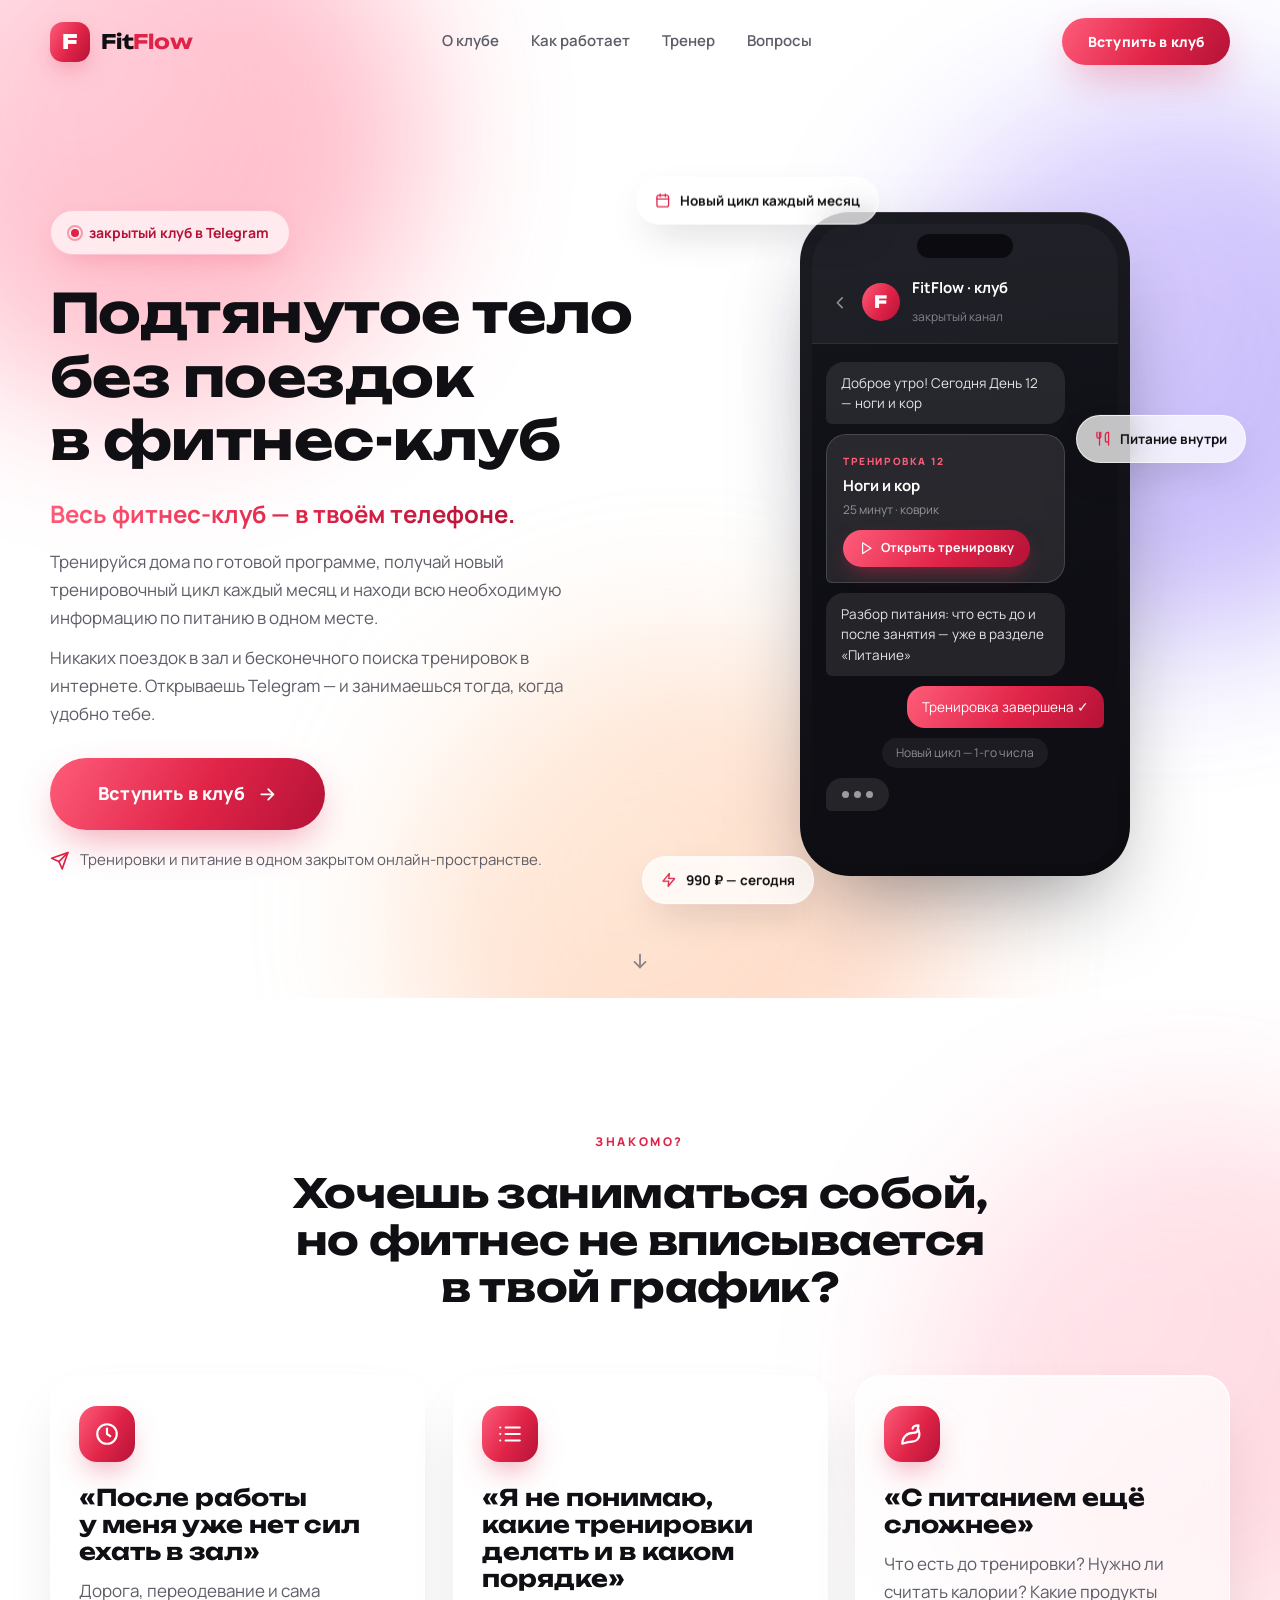
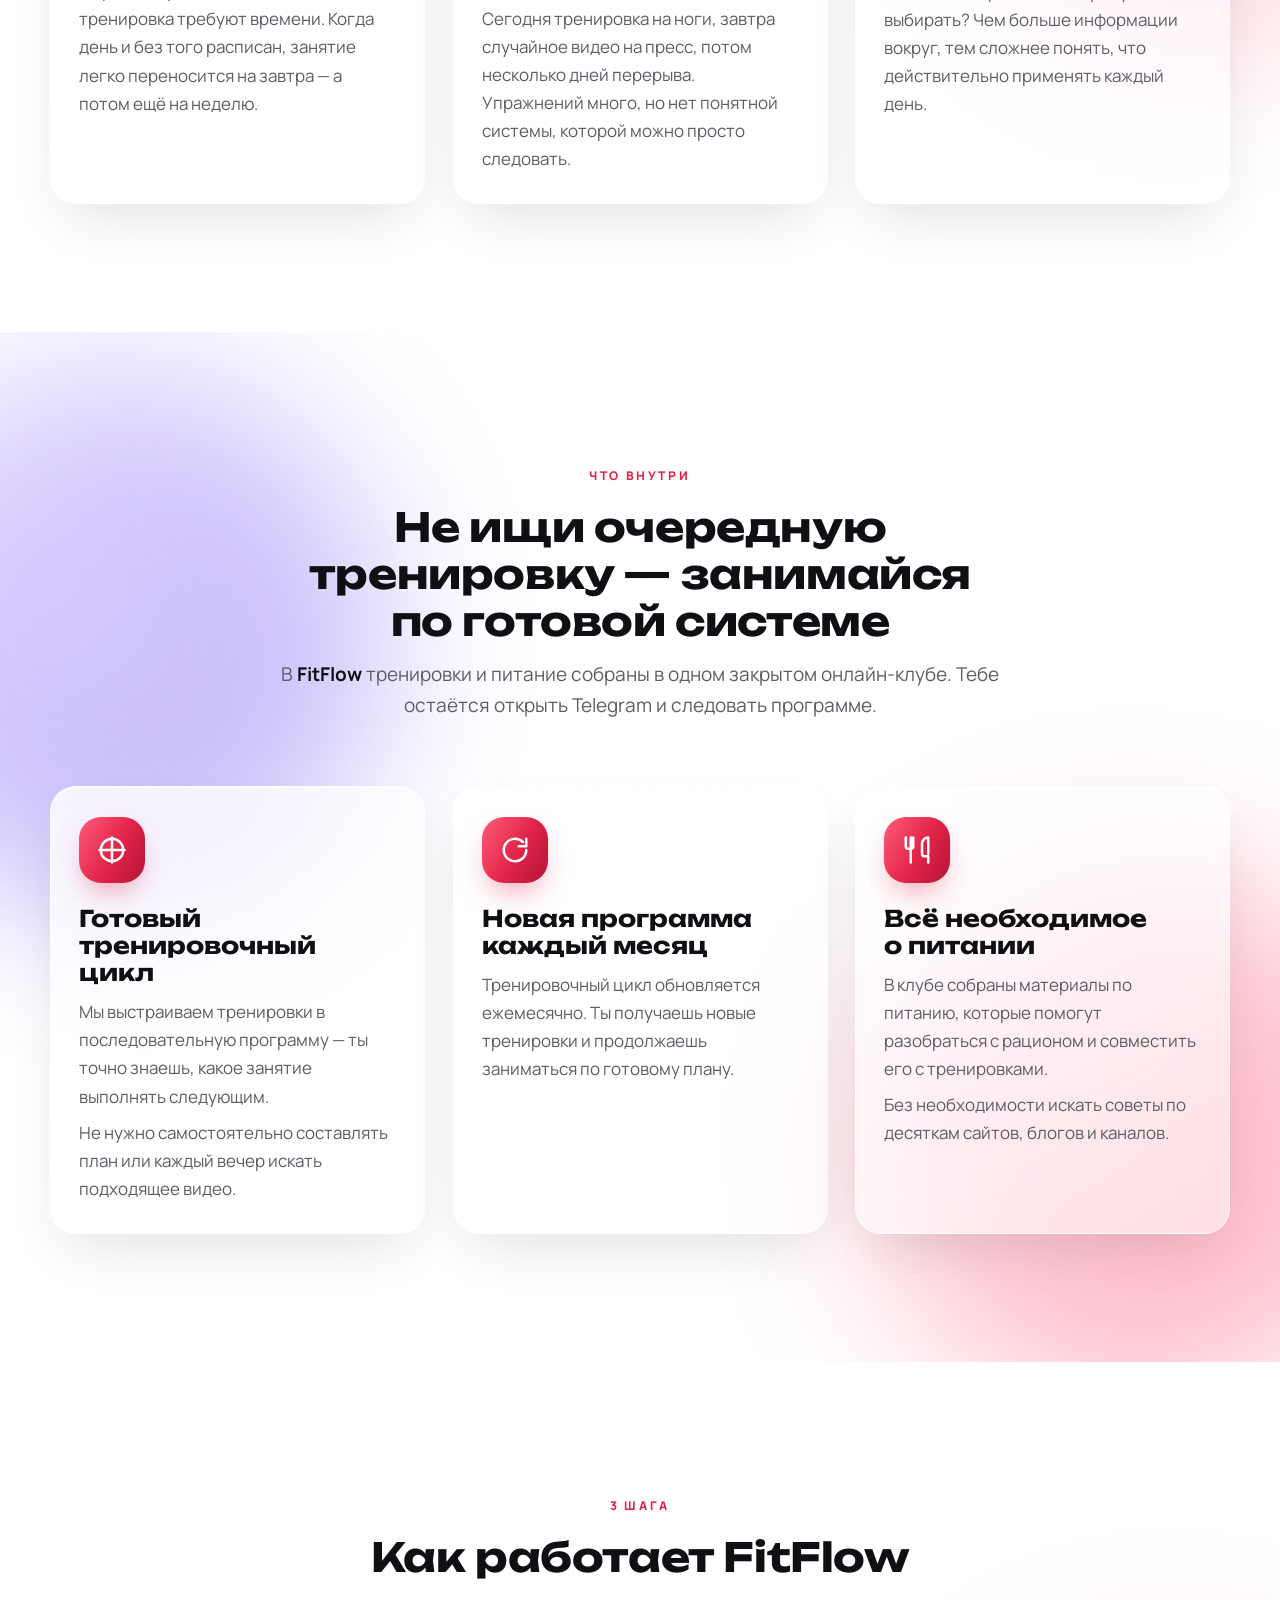
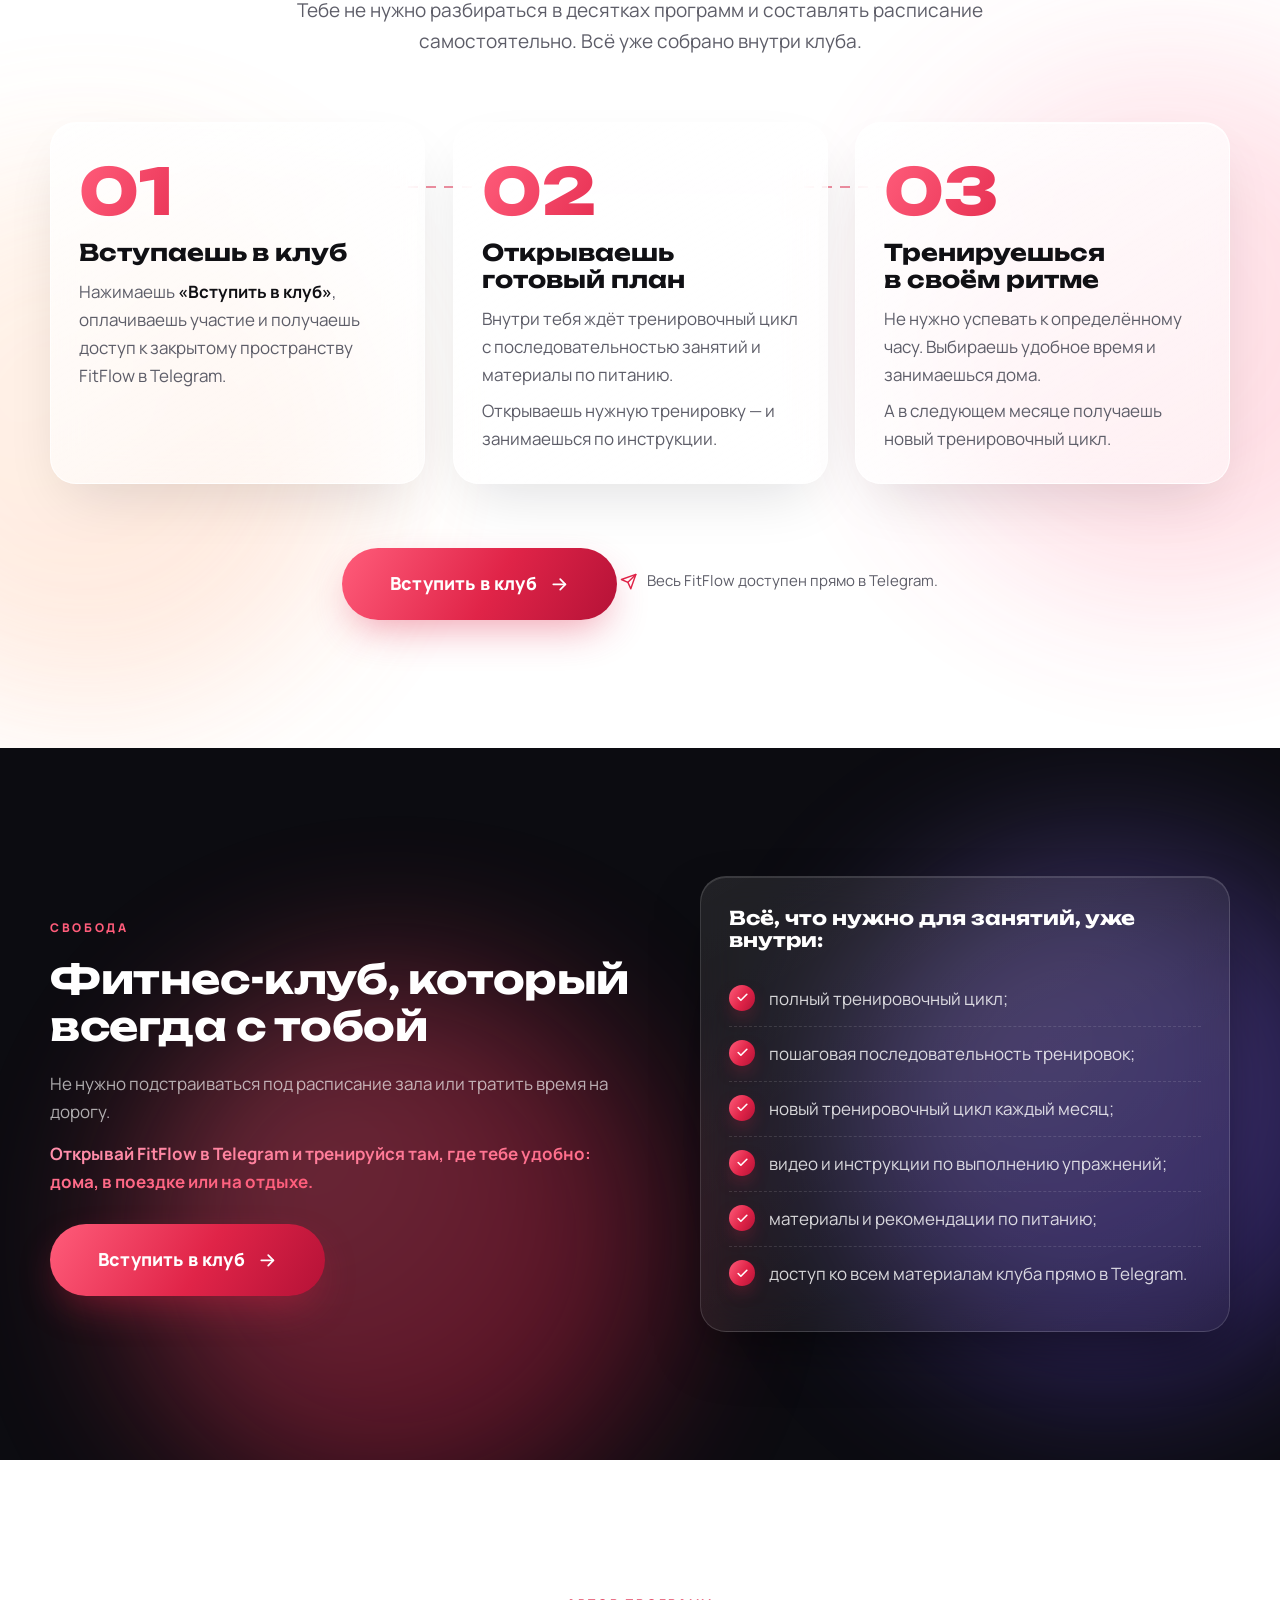
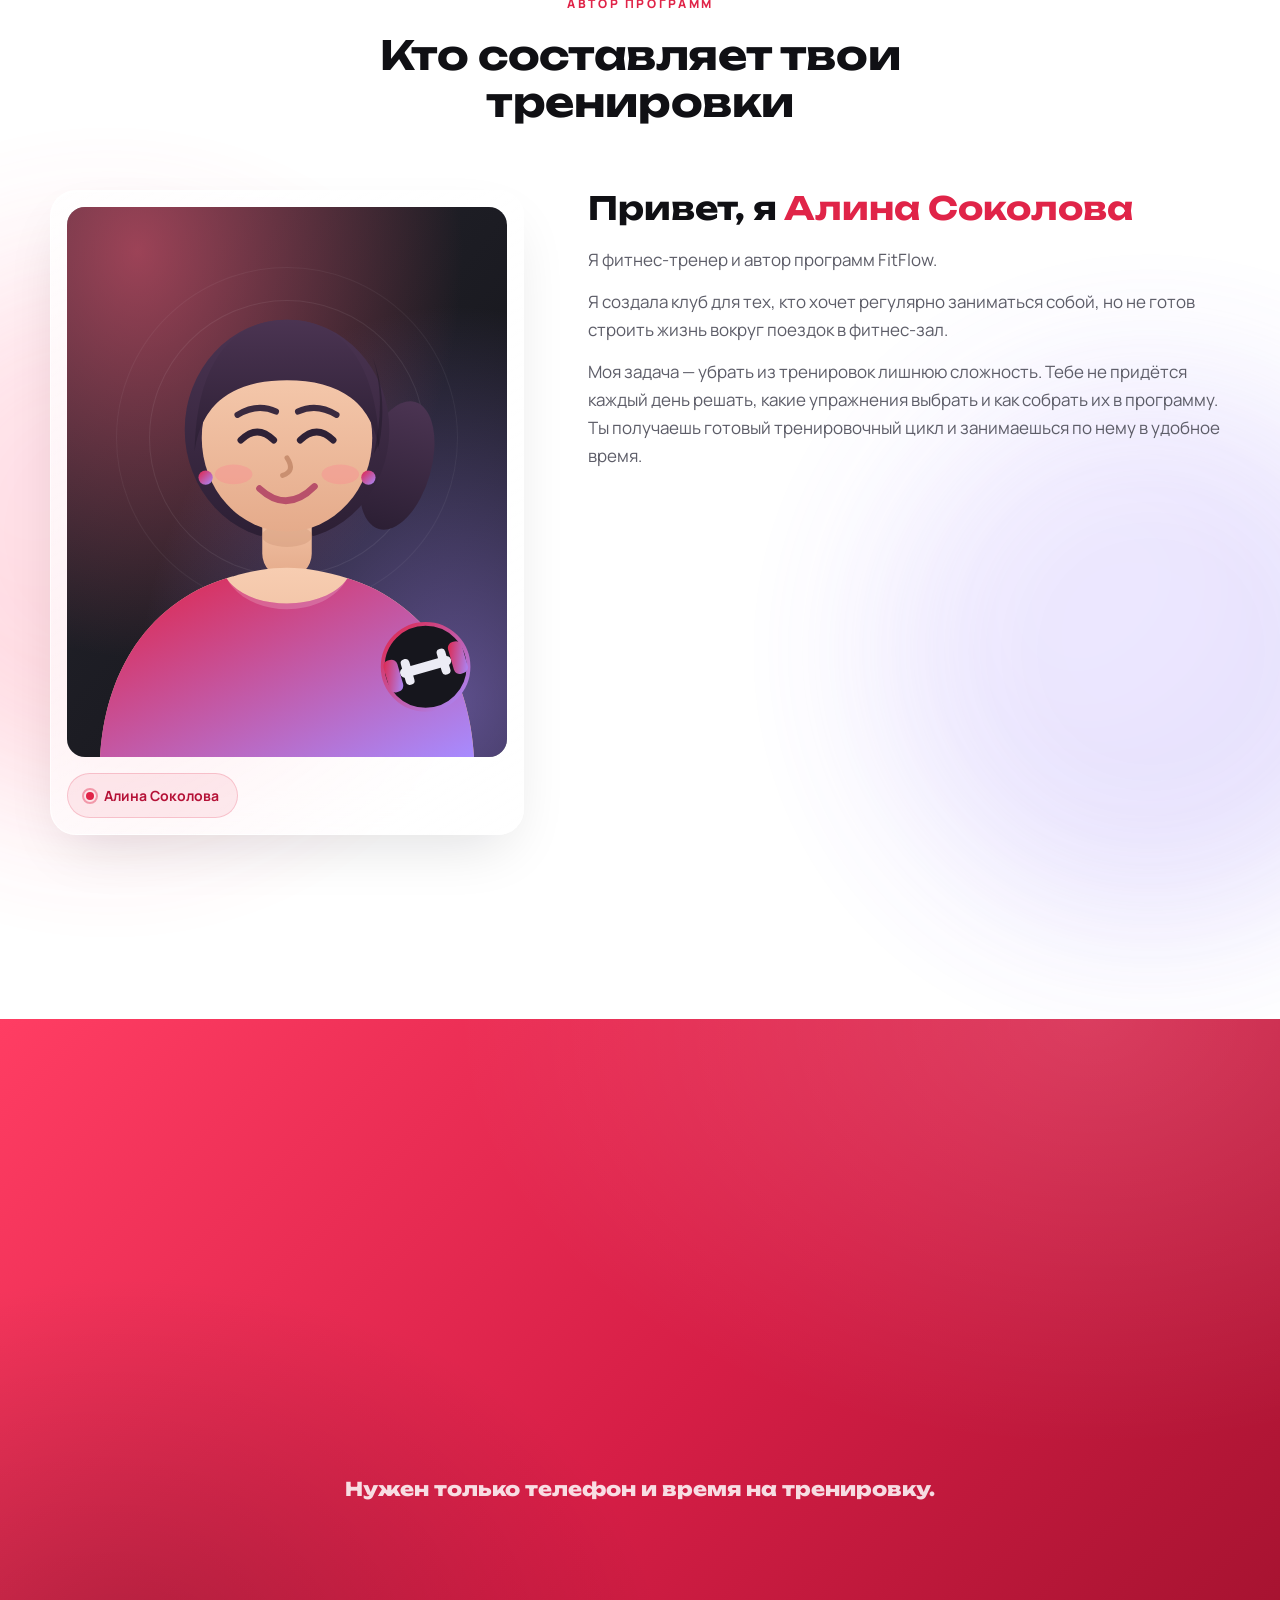
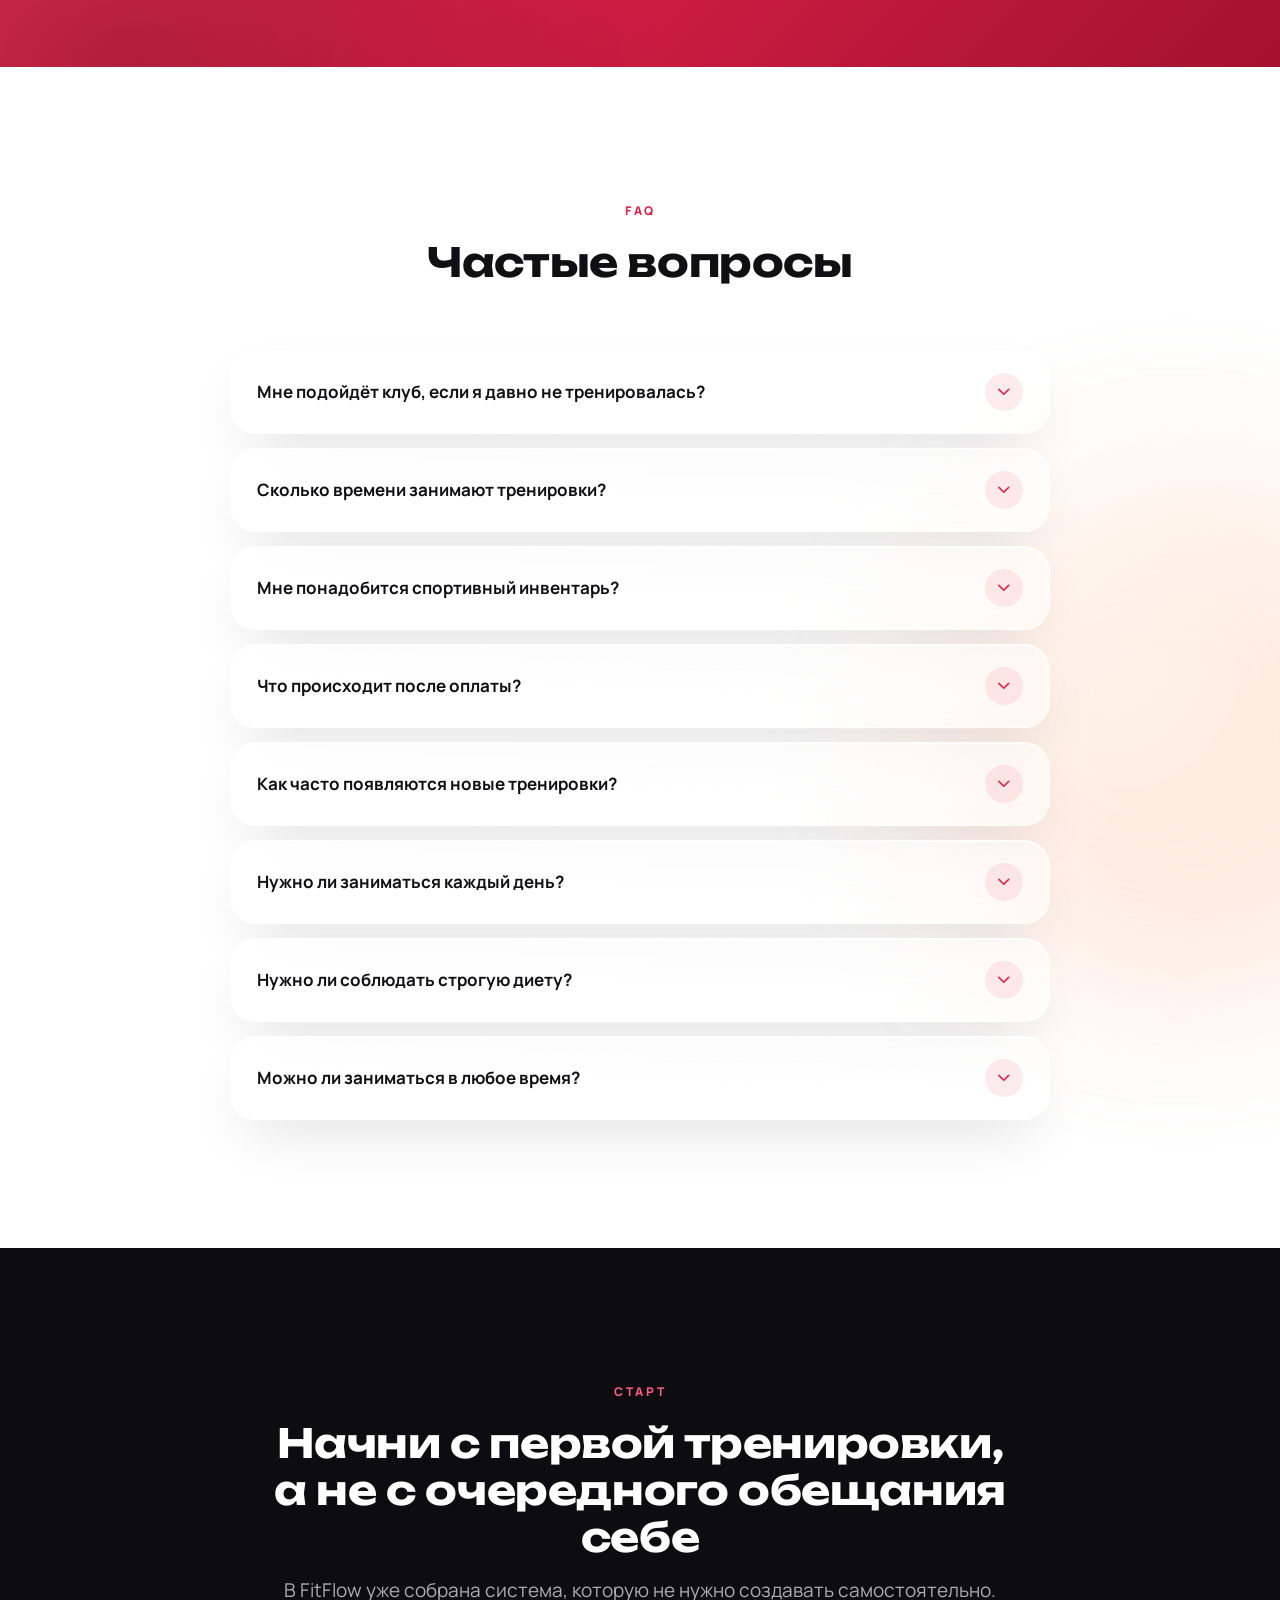
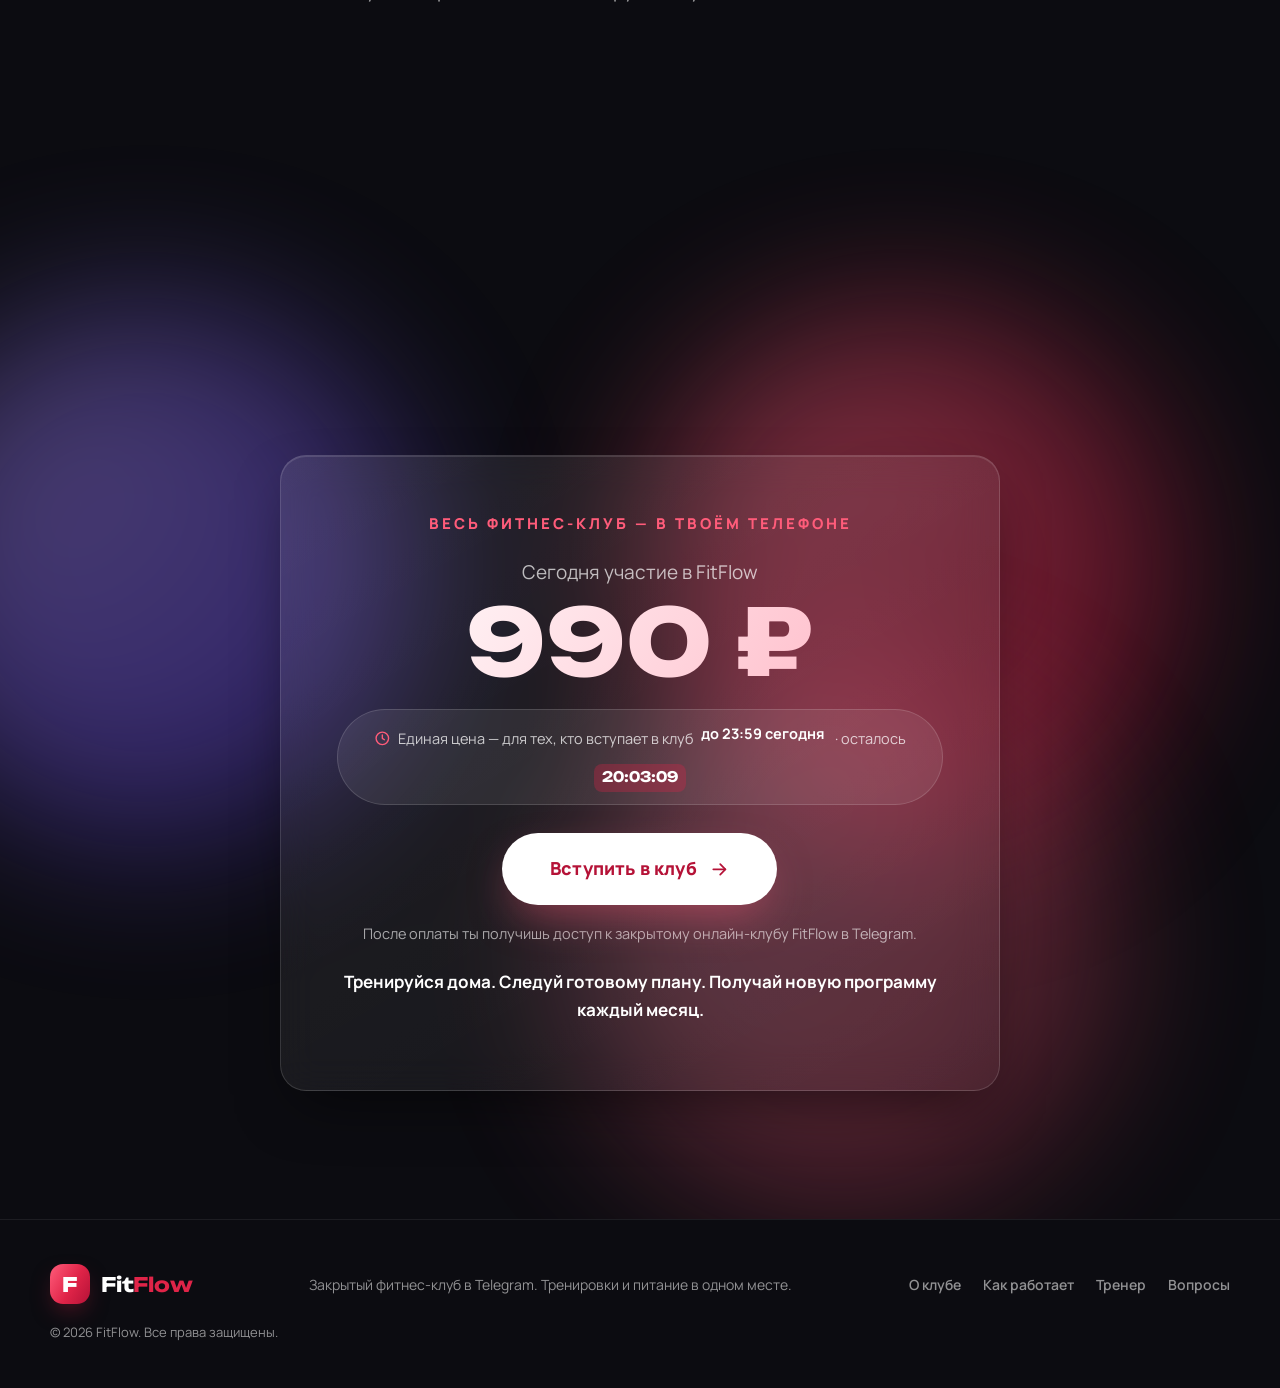
<file: index.html>
<!DOCTYPE html>
<html lang="ru">
<head>
  <meta charset="UTF-8">
  <meta name="viewport" content="width=device-width, initial-scale=1.0">
  <title>FitFlow — весь фитнес-клуб в твоём телефоне</title>
  <meta name="description" content="Закрытый фитнес-клуб в Telegram: готовые тренировочные циклы, новая программа каждый месяц и материалы по питанию. Тренируйся дома без поездок в зал.">
  <meta property="og:title" content="FitFlow — весь фитнес-клуб в твоём телефоне">
  <meta property="og:description" content="Готовая система тренировок и питания в закрытом Telegram-клубе. Новый цикл каждый месяц.">
  <meta property="og:type" content="website">
  <link rel="icon" href="data:image/svg+xml,%3Csvg xmlns='http://www.w3.org/2000/svg' viewBox='0 0 64 64'%3E%3Crect width='64' height='64' rx='16' fill='%23e02448'/%3E%3Cpath d='M20 18h24v7H28v7h14v7H28v14h-8z' fill='white'/%3E%3C/svg%3E">
  <link rel="preconnect" href="https://fonts.googleapis.com">
  <link rel="preconnect" href="https://fonts.gstatic.com" crossorigin>
  <link href="https://fonts.googleapis.com/css2?family=Unbounded:wght@500;600;700;800&family=Manrope:wght@400;500;600;700;800&display=swap" rel="stylesheet">
  <link rel="stylesheet" href="css/style.css">
  <script>document.documentElement.classList.add('js');</script>
</head>
<body>

  <!-- Полоса прогресса скролла -->
  <div class="progress" id="progress"><span id="progressBar"></span></div>

  <!-- ===================== HEADER ===================== -->
  <header class="header" id="header">
    <div class="container header-in">
      <a class="logo" href="#top" aria-label="FitFlow — на главную">
        <span class="logo-mark">F</span>
        <span class="logo-text">Fit<i>Flow</i></span>
      </a>

      <nav class="nav" id="nav">
        <a href="#system">О клубе</a>
        <a href="#how">Как работает</a>
        <a href="#trainer">Тренер</a>
        <a href="#faq">Вопросы</a>
      </nav>

      <div class="header-cta">
        <a class="btn btn-primary btn-sm" href="checkout.html">Вступить в клуб</a>
        <button class="burger" id="burger" aria-label="Меню"><span></span><span></span><span></span></button>
      </div>
    </div>
  </header>

  <main id="top">

  <!-- ===================== HERO ===================== -->
  <section class="hero">
    <div class="blobs" aria-hidden="true">
      <div class="blob b-pink"  data-para="0.10" style="top:-140px; left:-120px;"></div>
      <div class="blob b-violet" data-para="-0.07" style="top:10%; right:-160px;"></div>
      <div class="blob b-peach" data-para="0.12" style="bottom:-180px; left:32%;"></div>
    </div>

    <div class="container hero-in">
      <div class="hero-copy">
        <div class="chip reveal" style="--d:.05s">
          <span class="dot"></span> закрытый клуб в Telegram
        </div>

        <h1 class="reveal" style="--d:.12s">Подтянутое тело без&nbsp;поездок в&nbsp;фитнес-клуб</h1>

        <p class="hero-sub reveal" style="--d:.2s"><b>Весь фитнес-клуб — в&nbsp;твоём телефоне.</b></p>

        <p class="hero-text reveal" style="--d:.28s">
          Тренируйся дома по готовой программе, получай новый тренировочный цикл каждый месяц
          и находи всю необходимую информацию по питанию в одном месте.
        </p>

        <p class="hero-text reveal" style="--d:.34s">
          Никаких поездок в зал и бесконечного поиска тренировок в интернете.
          Открываешь Telegram — и занимаешься тогда, когда удобно тебе.
        </p>

        <div class="hero-actions reveal" style="--d:.42s">
          <a class="btn btn-primary btn-lg" href="checkout.html">
            Вступить в клуб
            <svg class="ico" viewBox="0 0 24 24"><path d="M5 12h14"/><path d="m13 6 6 6-6 6"/></svg>
          </a>
        </div>

        <p class="hero-note reveal" style="--d:.5s">
          <svg class="ico" viewBox="0 0 24 24"><path d="M22 2 11 13"/><path d="M22 2 15 22l-4-9-9-4z"/></svg>
          Тренировки и питание в одном закрытом онлайн-пространстве.
        </p>
      </div>

      <!-- Телефон с превью клуба -->
      <div class="hero-visual reveal-scale" style="--d:.25s">
        <div class="phone-wrap" data-mouse="14">
        <div class="phone">
          <div class="phone-notch"></div>
          <div class="phone-screen">
            <div class="tg-head">
              <svg class="ico" viewBox="0 0 24 24"><path d="m15 18-6-6 6-6"/></svg>
              <span class="tg-avatar">F</span>
              <div class="tg-title"><b>FitFlow · клуб</b><small>закрытый канал</small></div>
            </div>
            <div class="tg-chat">
              <div class="msg in">Доброе утро! Сегодня День 12 — ноги и кор</div>
              <div class="msg card">
                <span class="msg-tag">ТРЕНИРОВКА 12</span>
                <b>Ноги и кор</b>
                <small>25 минут · коврик</small>
                <span class="msg-btn"><svg class="ico" viewBox="0 0 24 24"><polygon points="6 3 20 12 6 21 6 3"/></svg> Открыть тренировку</span>
              </div>
              <div class="msg in">Разбор питания: что есть до и после занятия — уже в разделе «Питание»</div>
              <div class="msg out">Тренировка завершена ✓</div>
              <div class="msg service">Новый цикл — 1-го числа</div>
              <div class="typing"><span></span><span></span><span></span></div>
            </div>
          </div>
        </div>
        </div>

        <div class="float-chip f1" data-para="-0.05" data-mouse="26">
          <svg class="ico" viewBox="0 0 24 24"><rect x="3" y="4" width="18" height="18" rx="3"/><path d="M8 2v4M16 2v4M3 10h18"/></svg>
          Новый цикл каждый месяц
        </div>
        <div class="float-chip f2" data-para="0.08" data-mouse="24">
          <svg class="ico" viewBox="0 0 24 24"><path d="M3 2v7a2 2 0 0 0 2 2h2a2 2 0 0 0 2-2V2"/><path d="M7 2v20"/><path d="M21 15V2a5 5 0 0 0-5 5v8a2 2 0 0 0 2 2h3v5"/></svg>
          Питание внутри
        </div>
        <div class="float-chip f3" data-para="-0.1" data-mouse="22">
          <svg class="ico" viewBox="0 0 24 24"><polygon points="13 2 3 14 12 14 11 22 21 10 12 10 13 2"/></svg>
          990 ₽ — сегодня
        </div>
      </div>
    </div>

    <a class="scroll-hint" href="#pains" aria-label="Листай вниз">
      <svg class="ico" viewBox="0 0 24 24"><path d="M12 5v14"/><path d="m6 13 6 6 6-6"/></svg>
    </a>
  </section>

  <!-- ===================== БОЛИ ===================== -->
  <section class="section pains" id="pains">
    <div class="blobs soft" aria-hidden="true">
      <div class="blob b-pink" data-para="0.06" style="top:6%; right:-180px; opacity:.28;"></div>
    </div>
    <div class="container">
      <div class="sec-head">
        <span class="eyebrow reveal">Знакомо?</span>
        <h2 class="reveal" style="--d:.08s">Хочешь заниматься собой, но&nbsp;фитнес не&nbsp;вписывается в&nbsp;твой график?</h2>
      </div>

      <div class="grid-3" data-stagger>
        <article class="glass-card reveal">
          <div class="card-ico"><svg class="ico" viewBox="0 0 24 24"><circle cx="12" cy="12" r="9"/><path d="M12 7v5l3 2"/></svg></div>
          <h3>«После работы у&nbsp;меня уже нет сил ехать в&nbsp;зал»</h3>
          <p>Дорога, переодевание и сама тренировка требуют времени. Когда день и без того расписан, занятие легко переносится на завтра — а потом ещё на неделю.</p>
        </article>

        <article class="glass-card reveal">
          <div class="card-ico"><svg class="ico" viewBox="0 0 24 24"><path d="M8 6h13M8 12h13M8 18h13"/><path d="M3 6h.01M3 12h.01M3 18h.01"/></svg></div>
          <h3>«Я не&nbsp;понимаю, какие тренировки делать и&nbsp;в&nbsp;каком порядке»</h3>
          <p>Сегодня тренировка на ноги, завтра случайное видео на пресс, потом несколько дней перерыва. Упражнений много, но нет понятной системы, которой можно просто следовать.</p>
        </article>

        <article class="glass-card reveal">
          <div class="card-ico"><svg class="ico" viewBox="0 0 24 24"><path d="M17 8c1-1 1-2.5 1-4-3 0-5 1-5.5 3"/><path d="M3 21c0-6 4-10 10-10 2 0 4-1 5-3 1 3 1 7-1 9-1.5 1.5-3 2-5 2-4 0-6 1-9 2z"/></svg></div>
          <h3>«С&nbsp;питанием ещё сложнее»</h3>
          <p>Что есть до тренировки? Нужно ли считать калории? Какие продукты выбирать? Чем больше информации вокруг, тем сложнее понять, что действительно применять каждый день.</p>
        </article>
      </div>
    </div>
  </section>

  <!-- ===================== СИСТЕМА / О КЛУБЕ ===================== -->
  <section class="section system" id="system">
    <div class="blobs" aria-hidden="true">
      <div class="blob b-violet" data-para="0.08" style="top:-120px; left:-160px;"></div>
      <div class="blob b-pink" data-para="-0.06" style="bottom:-160px; right:-120px;"></div>
    </div>
    <div class="container">
      <div class="sec-head">
        <span class="eyebrow reveal">Что внутри</span>
        <h2 class="reveal" style="--d:.08s">Не&nbsp;ищи очередную тренировку — занимайся по&nbsp;готовой системе</h2>
        <p class="lead reveal" style="--d:.16s">В&nbsp;<b>FitFlow</b> тренировки и питание собраны в одном закрытом онлайн-клубе. Тебе остаётся открыть Telegram и следовать программе.</p>
      </div>

      <div class="grid-3" data-stagger>
        <article class="glass-card tilt reveal">
          <div class="card-ico big"><svg class="ico" viewBox="0 0 24 24"><path d="M12 2v20M2 12h20"/><circle cx="12" cy="12" r="9"/></svg></div>
          <h3>Готовый тренировочный цикл</h3>
          <p>Мы выстраиваем тренировки в последовательную программу — ты точно знаешь, какое занятие выполнять следующим.</p>
          <p class="muted">Не нужно самостоятельно составлять план или каждый вечер искать подходящее видео.</p>
        </article>

        <article class="glass-card tilt reveal">
          <div class="card-ico big"><svg class="ico" viewBox="0 0 24 24"><path d="M21 12a9 9 0 1 1-2.6-6.3"/><path d="M21 3v6h-6"/></svg></div>
          <h3>Новая программа каждый месяц</h3>
          <p>Тренировочный цикл обновляется ежемесячно. Ты получаешь новые тренировки и продолжаешь заниматься по готовому плану.</p>
        </article>

        <article class="glass-card tilt reveal">
          <div class="card-ico big"><svg class="ico" viewBox="0 0 24 24"><path d="M3 2v7a2 2 0 0 0 2 2h2a2 2 0 0 0 2-2V2"/><path d="M7 2v20"/><path d="M21 15V2a5 5 0 0 0-5 5v8a2 2 0 0 0 2 2h3v5"/></svg></div>
          <h3>Всё необходимое о&nbsp;питании</h3>
          <p>В клубе собраны материалы по питанию, которые помогут разобраться с рационом и совместить его с тренировками.</p>
          <p class="muted">Без необходимости искать советы по десяткам сайтов, блогов и каналов.</p>
        </article>
      </div>
    </div>
  </section>

  <!-- ===================== КАК РАБОТАЕТ ===================== -->
  <section class="section how" id="how">
    <div class="blobs soft" aria-hidden="true">
      <div class="blob b-peach" data-para="0.07" style="top:20%; left:-180px; opacity:.3;"></div>
      <div class="blob b-pink" data-para="-0.05" style="bottom:0; right:-160px; opacity:.25;"></div>
    </div>
    <div class="container">
      <div class="sec-head">
        <span class="eyebrow reveal">3 шага</span>
        <h2 class="reveal" style="--d:.08s">Как работает FitFlow</h2>
        <p class="lead reveal" style="--d:.16s">Тебе не нужно разбираться в десятках программ и составлять расписание самостоятельно. Всё уже собрано внутри клуба.</p>
      </div>

      <div class="steps" data-stagger>
        <article class="step glass-card reveal">
          <span class="step-num">01</span>
          <h3>Вступаешь в&nbsp;клуб</h3>
          <p>Нажимаешь <b>«Вступить в клуб»</b>, оплачиваешь участие и получаешь доступ к закрытому пространству FitFlow в Telegram.</p>
        </article>
        <article class="step glass-card reveal">
          <span class="step-num">02</span>
          <h3>Открываешь готовый план</h3>
          <p>Внутри тебя ждёт тренировочный цикл с последовательностью занятий и материалы по питанию.</p>
          <p class="muted">Открываешь нужную тренировку — и занимаешься по инструкции.</p>
        </article>
        <article class="step glass-card reveal">
          <span class="step-num">03</span>
          <h3>Тренируешься в&nbsp;своём ритме</h3>
          <p>Не нужно успевать к определённому часу. Выбираешь удобное время и занимаешься дома.</p>
          <p class="muted">А в следующем месяце получаешь новый тренировочный цикл.</p>
        </article>
      </div>

      <div class="center reveal" style="--d:.15s">
        <a class="btn btn-primary btn-lg" href="checkout.html">
          Вступить в клуб
          <svg class="ico" viewBox="0 0 24 24"><path d="M5 12h14"/><path d="m13 6 6 6-6 6"/></svg>
        </a>
        <p class="under-btn"><svg class="ico" viewBox="0 0 24 24"><path d="M22 2 11 13"/><path d="M22 2 15 22l-4-9-9-4z"/></svg> Весь FitFlow доступен прямо в Telegram.</p>
      </div>
    </div>
  </section>

  <!-- ===================== ВСЕГДА С ТОБОЙ (тёмная) ===================== -->
  <section class="section dark inside" id="inside">
    <div class="blobs" aria-hidden="true">
      <div class="blob b-red"    data-para="0.09" style="top:-120px; left:10%; opacity:.4;"></div>
      <div class="blob b-violet" data-para="-0.06" style="bottom:-160px; right:-100px; opacity:.35;"></div>
    </div>
    <div class="container inside-in">
      <div class="inside-copy">
        <span class="eyebrow light reveal">Свобода</span>
        <h2 class="reveal" style="--d:.08s">Фитнес-клуб, который всегда с&nbsp;тобой</h2>
        <p class="reveal" style="--d:.14s">Не нужно подстраиваться под расписание зала или тратить время на дорогу.</p>
        <p class="accent-p reveal" style="--d:.2s"><b>Открывай FitFlow в Telegram и тренируйся там, где тебе удобно: дома, в поездке или на отдыхе.</b></p>
        <div class="reveal" style="--d:.28s">
          <a class="btn btn-primary btn-lg" href="checkout.html">
            Вступить в клуб
            <svg class="ico" viewBox="0 0 24 24"><path d="M5 12h14"/><path d="m13 6 6 6-6 6"/></svg>
          </a>
        </div>
      </div>

      <aside class="glass-card dark checklist reveal-scale" style="--d:.2s">
        <h3>Всё, что нужно для занятий, уже внутри:</h3>
        <ul>
          <li><span class="check"><svg class="ico" viewBox="0 0 24 24"><path d="M20 6 9 17l-5-5"/></svg></span> полный тренировочный цикл;</li>
          <li><span class="check"><svg class="ico" viewBox="0 0 24 24"><path d="M20 6 9 17l-5-5"/></svg></span> пошаговая последовательность тренировок;</li>
          <li><span class="check"><svg class="ico" viewBox="0 0 24 24"><path d="M20 6 9 17l-5-5"/></svg></span> новый тренировочный цикл каждый месяц;</li>
          <li><span class="check"><svg class="ico" viewBox="0 0 24 24"><path d="M20 6 9 17l-5-5"/></svg></span> видео и инструкции по выполнению упражнений;</li>
          <li><span class="check"><svg class="ico" viewBox="0 0 24 24"><path d="M20 6 9 17l-5-5"/></svg></span> материалы и рекомендации по питанию;</li>
          <li><span class="check"><svg class="ico" viewBox="0 0 24 24"><path d="M20 6 9 17l-5-5"/></svg></span> доступ ко всем материалам клуба прямо в Telegram.</li>
        </ul>
      </aside>
    </div>
  </section>

  <!-- ===================== ТРЕНЕР ===================== -->
  <section class="section trainer" id="trainer">
    <div class="blobs soft" aria-hidden="true">
      <div class="blob b-pink" data-para="0.06" style="top:10%; left:-160px; opacity:.3;"></div>
      <div class="blob b-violet" data-para="-0.05" style="bottom:-140px; right:-140px; opacity:.22;"></div>
    </div>
    <div class="container">
      <div class="sec-head">
        <span class="eyebrow reveal">Автор программ</span>
        <h2 class="reveal" style="--d:.08s">Кто составляет твои тренировки</h2>
      </div>

      <div class="trainer-in">
        <div class="trainer-photo glass-card reveal-left">
          <img class="trainer-shot" src="img/trainer.svg" width="800" height="1000" alt="Алина Соколова — фитнес-тренер FitFlow">
          <span class="trainer-chip"><span class="dot"></span> Алина Соколова</span>
        </div>

        <div class="trainer-copy">
          <h3 class="reveal">Привет, я <span class="accent">Алина Соколова</span></h3>
          <p class="reveal" style="--d:.08s">Я фитнес-тренер и автор программ FitFlow.</p>
          <p class="reveal" style="--d:.14s">Я создала клуб для тех, кто хочет регулярно заниматься собой, но не готов строить жизнь вокруг поездок в фитнес-зал.</p>
          <p class="reveal" style="--d:.2s">Моя задача — убрать из тренировок лишнюю сложность. Тебе не придётся каждый день решать, какие упражнения выбрать и как собрать их в программу. Ты получаешь готовый тренировочный цикл и занимаешься по нему в удобное время.</p>

          <h4 class="reveal" style="--d:.26s">Немного обо мне</h4>
          <div class="stats" data-stagger>
            <div class="stat glass-card reveal"><b>9 <small>лет</small></b><span>в фитнесе и тренировках</span></div>
            <div class="stat glass-card reveal"><b>6 <small>лет</small></b><span>работы тренером</span></div>
            <div class="stat glass-card reveal"><b>3 500+ <small>чел.</small></b><span>тренировались по моим программам</span></div>
            <div class="stat glass-card reveal"><b class="small">Тренер-методист, ФАРМС</b><span>профессиональная подготовка</span></div>
          </div>

          <div class="reveal" style="--d:.3s">
            <a class="btn btn-primary" href="checkout.html">
              Вступить в клуб
              <svg class="ico" viewBox="0 0 24 24"><path d="M5 12h14"/><path d="m13 6 6 6-6 6"/></svg>
            </a>
          </div>
        </div>
      </div>
    </div>
  </section>

  <!-- ===================== ЗАЯВЛЕНИЕ (красная) ===================== -->
  <section class="section statement">
    <div class="container">
      <h2 class="reveal">Не&nbsp;нужно ждать понедельника</h2>
      <p class="reveal" style="--d:.08s">Ты получаешь готовую систему тренировок и питания, которую можно встроить в&nbsp;свой обычный график.</p>

      <ul class="cross-list" data-stagger>
        <li class="reveal"><svg class="ico" viewBox="0 0 24 24"><path d="M18 6 6 18M6 6l12 12"/></svg> Не нужно покупать абонемент в зал.</li>
        <li class="reveal"><svg class="ico" viewBox="0 0 24 24"><path d="M18 6 6 18M6 6l12 12"/></svg> Не нужно тратить время на дорогу.</li>
        <li class="reveal"><svg class="ico" viewBox="0 0 24 24"><path d="M18 6 6 18M6 6l12 12"/></svg> Не нужно самостоятельно составлять программу.</li>
      </ul>

      <p class="statement-final reveal" style="--d:.3s">Нужен только телефон и&nbsp;время на&nbsp;тренировку.</p>
    </div>
  </section>

  <!-- ===================== FAQ ===================== -->
  <section class="section faq" id="faq">
    <div class="blobs soft" aria-hidden="true">
      <div class="blob b-peach" data-para="0.06" style="top:0; right:-170px; opacity:.3;"></div>
    </div>
    <div class="container">
      <div class="sec-head">
        <span class="eyebrow reveal">FAQ</span>
        <h2 class="reveal" style="--d:.08s">Частые вопросы</h2>
      </div>

      <div class="faq-list">
        <details class="faq-item glass-card reveal" data-faq>
          <summary>Мне подойдёт клуб, если я давно не тренировалась?<span class="chev"><svg class="ico" viewBox="0 0 24 24"><path d="m6 9 6 6 6-6"/></svg></span></summary>
          <div class="faq-body"><p>В клубе есть инструкции к тренировкам и упражнениям. Если у тебя есть ограничения по здоровью, травмы или хронические заболевания, перед началом занятий стоит обсудить нагрузку с врачом.</p></div>
        </details>

        <details class="faq-item glass-card reveal" data-faq>
          <summary>Сколько времени занимают тренировки?<span class="chev"><svg class="ico" viewBox="0 0 24 24"><path d="m6 9 6 6 6-6"/></svg></span></summary>
          <div class="faq-body"><p><span class="ph">20–30 минут</span>. Ты сама выбираешь удобное время для занятия — тренировки не привязаны к расписанию прямых эфиров.</p></div>
        </details>

        <details class="faq-item glass-card reveal" data-faq>
          <summary>Мне понадобится спортивный инвентарь?<span class="chev"><svg class="ico" viewBox="0 0 24 24"><path d="m6 9 6 6 6-6"/></svg></span></summary>
          <div class="faq-body"><p><span class="ph">Коврик, гантели или фитнес-резинки.</span> Часть тренировок выполняется без оборудования.</p></div>
        </details>

        <details class="faq-item glass-card reveal" data-faq>
          <summary>Что происходит после оплаты?<span class="chev"><svg class="ico" viewBox="0 0 24 24"><path d="m6 9 6 6 6-6"/></svg></span></summary>
          <div class="faq-body"><p>Ты получаешь доступ к закрытому онлайн-клубу FitFlow в Telegram. Там находятся текущий тренировочный цикл, инструкции и материалы по питанию.</p></div>
        </details>

        <details class="faq-item glass-card reveal" data-faq>
          <summary>Как часто появляются новые тренировки?<span class="chev"><svg class="ico" viewBox="0 0 24 24"><path d="m6 9 6 6 6-6"/></svg></span></summary>
          <div class="faq-body"><p>Новый тренировочный цикл публикуется <b>каждый месяц</b>. Тебе не придётся самостоятельно искать следующую программу после завершения текущей.</p></div>
        </details>

        <details class="faq-item glass-card reveal" data-faq>
          <summary>Нужно ли заниматься каждый день?<span class="chev"><svg class="ico" viewBox="0 0 24 24"><path d="m6 9 6 6 6-6"/></svg></span></summary>
          <div class="faq-body"><p>Нет. Ты следуешь расписанию тренировочного цикла и выбираешь удобное время для занятий.</p></div>
        </details>

        <details class="faq-item glass-card reveal" data-faq>
          <summary>Нужно ли соблюдать строгую диету?<span class="chev"><svg class="ico" viewBox="0 0 24 24"><path d="m6 9 6 6 6-6"/></svg></span></summary>
          <div class="faq-body"><p>FitFlow не строится вокруг идеи «идеального меню». В клубе ты получаешь материалы по питанию, которые помогают разобраться с рационом и применять рекомендации в обычной жизни.</p></div>
        </details>

        <details class="faq-item glass-card reveal" data-faq>
          <summary>Можно ли заниматься в любое время?<span class="chev"><svg class="ico" viewBox="0 0 24 24"><path d="m6 9 6 6 6-6"/></svg></span></summary>
          <div class="faq-body"><p>Да. FitFlow находится в Telegram, поэтому ты открываешь тренировку тогда, когда это удобно тебе: утром, вечером или в выходной.</p></div>
        </details>
      </div>
    </div>
  </section>

  <!-- ===================== ФИНАЛ / ОФФЕР ===================== -->
  <section class="section dark join" id="join">
    <div class="blobs" aria-hidden="true">
      <div class="blob b-red"    data-para="0.1"  style="top:-140px; right:8%; opacity:.45;"></div>
      <div class="blob b-violet" data-para="-0.07" style="bottom:-180px; left:-120px; opacity:.4;"></div>
      <div class="blob b-pink"   data-para="0.05" style="top:40%; left:45%; opacity:.3;"></div>
    </div>
    <div class="container">
      <div class="sec-head">
        <span class="eyebrow light reveal">Старт</span>
        <h2 class="reveal" style="--d:.08s">Начни с&nbsp;первой тренировки, а&nbsp;не&nbsp;с&nbsp;очередного обещания себе</h2>
        <p class="lead light reveal" style="--d:.16s">В FitFlow уже собрана система, которую не нужно создавать самостоятельно.</p>
      </div>

      <h3 class="join-sub reveal">Вступая в клуб, ты получаешь:</h3>
      <div class="grid-4" data-stagger>
        <div class="glass-card dark reveal"><b>Полный тренировочный цикл</b><p>Занятия собраны в последовательную программу — тебе не нужно решать, что тренировать сегодня.</p></div>
        <div class="glass-card dark reveal"><b>Новый цикл каждый месяц</b><p>Заканчивается одна программа — появляется следующая.</p></div>
        <div class="glass-card dark reveal"><b>Материалы по питанию</b><p>Вся необходимая информация собрана внутри клуба вместе с тренировками.</p></div>
        <div class="glass-card dark reveal"><b>Удобный формат в Telegram</b><p>Тренировки всегда в телефоне — без поездок в зал и привязки к определённому времени.</p></div>
      </div>

      <div class="price-card glass-card dark reveal-scale" style="--d:.1s">
        <div class="price-tagline">Весь фитнес-клуб — в&nbsp;твоём телефоне</div>
        <div class="price-row">
          <div class="price-title">Сегодня участие в&nbsp;FitFlow</div>
          <div class="price-value">990&nbsp;₽</div>
        </div>
        <div class="timer">
          <svg class="ico" viewBox="0 0 24 24"><circle cx="12" cy="12" r="9"/><path d="M12 7v5l3 2"/></svg>
          Единая цена — для тех, кто вступает в клуб <b>до&nbsp;23:59 сегодня</b>&nbsp;·&nbsp;осталось <span class="countdown" data-countdown>--:--:--</span>
        </div>
        <a class="btn btn-light btn-lg" href="checkout.html">
          Вступить в клуб
          <svg class="ico" viewBox="0 0 24 24"><path d="M5 12h14"/><path d="m13 6 6 6-6 6"/></svg>
        </a>
        <p class="price-note">После оплаты ты получишь доступ к закрытому онлайн-клубу FitFlow в Telegram.</p>
        <p class="price-motto"><b>Тренируйся дома. Следуй готовому плану. Получай новую программу каждый месяц.</b></p>
      </div>
    </div>
  </section>

  </main>

  <!-- ===================== FOOTER ===================== -->
  <footer class="footer">
    <div class="container footer-in">
      <a class="logo" href="#top"><span class="logo-mark">F</span><span class="logo-text light">Fit<i>Flow</i></span></a>
      <p>Закрытый фитнес-клуб в Telegram. Тренировки и питание в одном месте.</p>
      <nav class="footer-nav">
        <a href="#system">О клубе</a>
        <a href="#how">Как работает</a>
        <a href="#trainer">Тренер</a>
        <a href="#faq">Вопросы</a>
      </nav>
      <small>© <span id="year">2026</span> FitFlow. Все права защищены.</small>
    </div>
  </footer>

  <script src="js/main.js"></script>
</body>
</html>
</file>
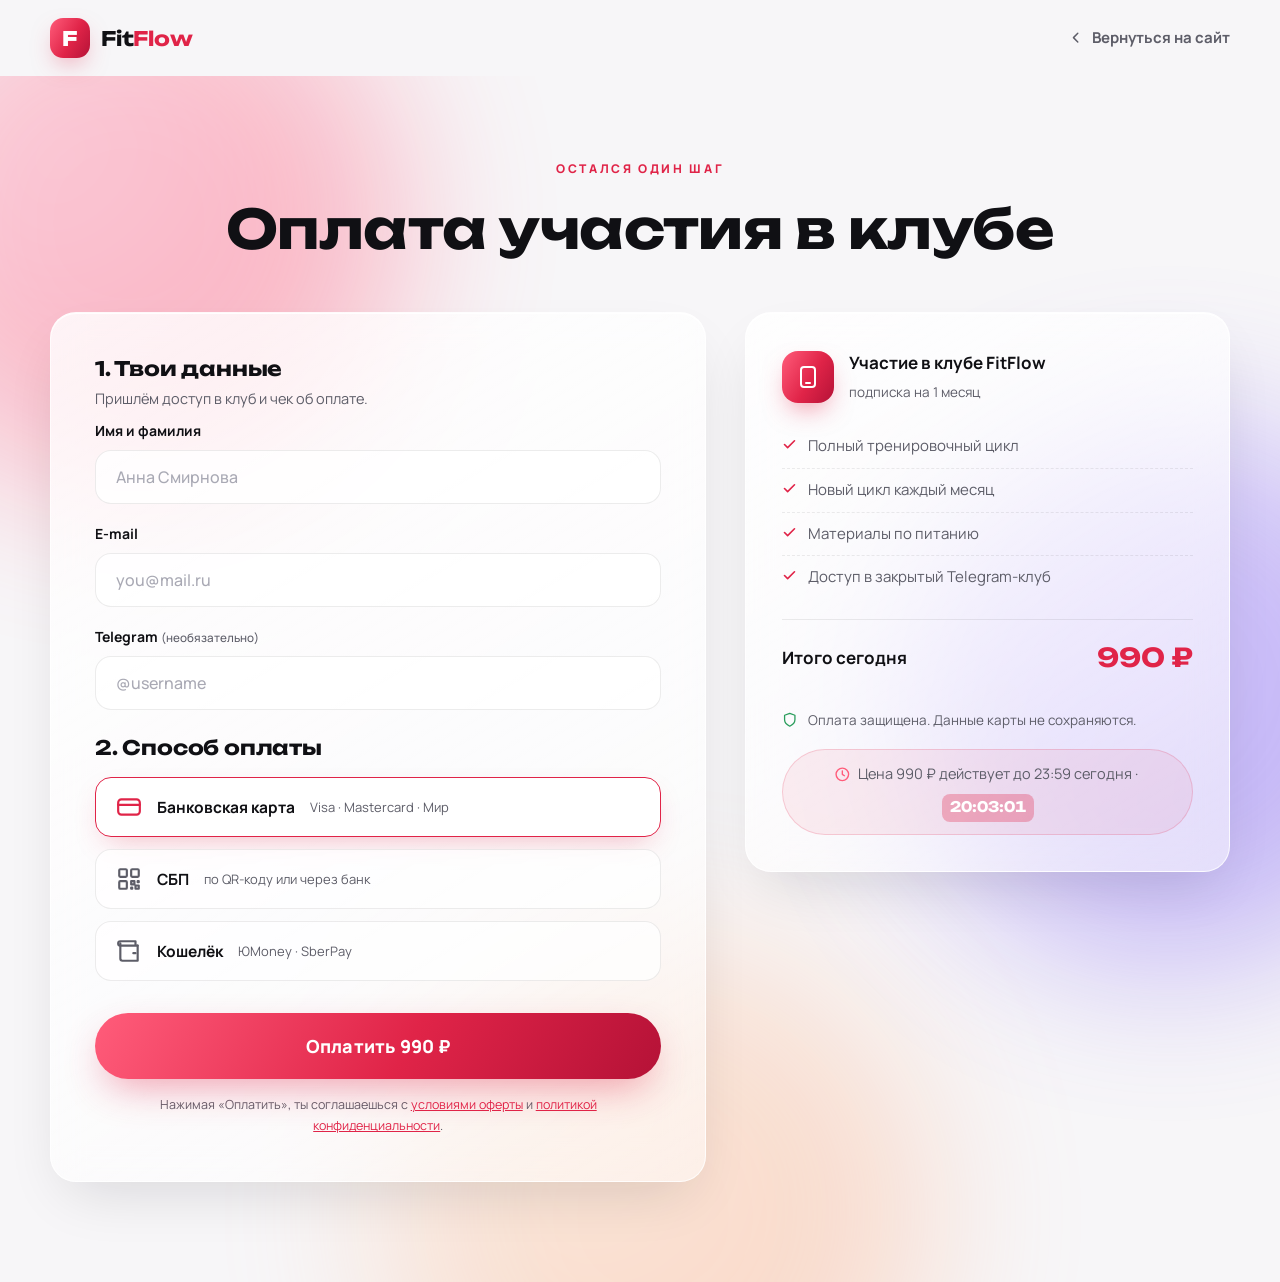
<file: checkout.html>
<!DOCTYPE html>
<html lang="ru">
<head>
  <meta charset="UTF-8">
  <meta name="viewport" content="width=device-width, initial-scale=1.0">
  <title>Оплата участия — FitFlow</title>
  <meta name="robots" content="noindex">
  <link rel="icon" href="data:image/svg+xml,%3Csvg xmlns='http://www.w3.org/2000/svg' viewBox='0 0 64 64'%3E%3Crect width='64' height='64' rx='16' fill='%23e02448'/%3E%3Cpath d='M20 18h24v7H28v7h14v7H28v14h-8z' fill='white'/%3E%3C/svg%3E">
  <link rel="preconnect" href="https://fonts.googleapis.com">
  <link rel="preconnect" href="https://fonts.gstatic.com" crossorigin>
  <link href="https://fonts.googleapis.com/css2?family=Unbounded:wght@500;600;700;800&family=Manrope:wght@400;500;600;700;800&display=swap" rel="stylesheet">
  <link rel="stylesheet" href="css/style.css">
  <script>document.documentElement.classList.add('js');</script>
</head>
<body class="page-checkout">

  <header class="header static">
    <div class="container header-in">
      <a class="logo" href="index.html" aria-label="FitFlow — на главную">
        <span class="logo-mark">F</span>
        <span class="logo-text">Fit<i>Flow</i></span>
      </a>
      <a class="back-link" href="index.html">
        <svg class="ico" viewBox="0 0 24 24"><path d="m15 18-6-6 6-6"/></svg> Вернуться на сайт
      </a>
    </div>
  </header>

  <!-- ===================== ЭТАП: ФОРМА ОПЛАТЫ ===================== -->
  <main class="checkout" id="checkoutStage">
    <div class="blobs" aria-hidden="true">
      <div class="blob b-pink"   data-para="0.08" style="top:-140px; left:-140px;"></div>
      <div class="blob b-violet" data-para="-0.06" style="top:30%; right:-160px;"></div>
      <div class="blob b-peach"  data-para="0.1"  style="bottom:-180px; left:30%; opacity:.35;"></div>
    </div>

    <div class="container checkout-in">
      <div class="checkout-head">
        <span class="eyebrow reveal">Остался один шаг</span>
        <h1 class="reveal" style="--d:.08s">Оплата участия в&nbsp;клубе</h1>
      </div>

      <div class="checkout-grid">
        <!-- Левая колонка: форма -->
        <form class="glass-card form-card reveal" id="payForm" novalidate>
          <h2>1. Твои данные</h2>
          <p class="form-hint">Пришлём доступ в клуб и чек об оплате.</p>

          <label class="field">
            <span>Имя и фамилия</span>
            <input type="text" name="name" id="fName" placeholder="Анна Смирнова" autocomplete="name" required>
            <em class="err" data-for="fName">Укажи имя — так к тебе будет обращаться тренер</em>
          </label>

          <label class="field">
            <span>E-mail</span>
            <input type="email" name="email" id="fEmail" placeholder="you@mail.ru" autocomplete="email" required>
            <em class="err" data-for="fEmail">Проверь адрес e-mail — на него придёт доступ</em>
          </label>

          <label class="field">
            <span>Telegram <small>(необязательно)</small></span>
            <input type="text" name="telegram" id="fTg" placeholder="@username" autocomplete="off">
            <em class="err" data-for="fTg">Имя пользователя должно начинаться с @</em>
          </label>

          <h2>2. Способ оплаты</h2>
          <div class="methods" role="radiogroup" aria-label="Способ оплаты">
            <label class="method">
              <input type="radio" name="pay" value="card" checked>
              <span class="method-card">
                <svg class="ico" viewBox="0 0 24 24"><rect x="2" y="5" width="20" height="14" rx="3"/><path d="M2 10h20"/></svg>
                <b>Банковская карта</b><small>Visa · Mastercard · Мир</small>
              </span>
            </label>
            <label class="method">
              <input type="radio" name="pay" value="sbp">
              <span class="method-card">
                <svg class="ico" viewBox="0 0 24 24"><rect x="3" y="3" width="7" height="7" rx="1"/><rect x="14" y="3" width="7" height="7" rx="1"/><rect x="3" y="14" width="7" height="7" rx="1"/><path d="M14 14h3v3h-3zM20 14h1v1h-1zM14 20h1v1h-1zM18 18h3v3h-3z"/></svg>
                <b>СБП</b><small>по QR-коду или через банк</small>
              </span>
            </label>
            <label class="method">
              <input type="radio" name="pay" value="wallet">
              <span class="method-card">
                <svg class="ico" viewBox="0 0 24 24"><path d="M20 7H4a2 2 0 0 1 0-4h14v4"/><path d="M4 5v14a2 2 0 0 0 2 2h14V7"/><path d="M16 14h2"/></svg>
                <b>Кошелёк</b><small>ЮMoney · SberPay</small>
              </span>
            </label>
          </div>

          <!--
            TODO: подключение реальной оплаты.
            Здесь вызывается имитация платежа (js/checkout.js).
            Для боевого приёма платежей подключи ЮKassa / Prodamus / CloudPayments:
            1) создай платёж на своём бэкенде и получи confirmation_url / token;
            2) после успешного возврата пользователя покажи #successStage
               и отправь письмо/сообщение боту для выдачи доступа в канал.
          -->
          <button type="submit" class="btn btn-primary btn-lg btn-block" id="payBtn">
            <span class="btn-label">Оплатить 990 ₽</span>
            <span class="btn-spinner" hidden></span>
          </button>

          <p class="legal">Нажимая «Оплатить», ты соглашаешься с <a href="#">условиями оферты</a> и <a href="#">политикой конфиденциальности</a>.</p>
        </form>

        <!-- Правая колонка: состав заказа -->
        <aside class="summary-col">
          <div class="glass-card summary reveal" style="--d:.12s">
            <div class="sum-product">
              <span class="sum-ico"><svg class="ico" viewBox="0 0 24 24"><rect x="5" y="2" width="14" height="20" rx="3"/><path d="M10 18h4"/></svg></span>
              <div><b>Участие в клубе FitFlow</b><small>подписка на 1 месяц</small></div>
            </div>
            <ul class="sum-list">
              <li><svg class="ico" viewBox="0 0 24 24"><path d="M20 6 9 17l-5-5"/></svg> Полный тренировочный цикл</li>
              <li><svg class="ico" viewBox="0 0 24 24"><path d="M20 6 9 17l-5-5"/></svg> Новый цикл каждый месяц</li>
              <li><svg class="ico" viewBox="0 0 24 24"><path d="M20 6 9 17l-5-5"/></svg> Материалы по питанию</li>
              <li><svg class="ico" viewBox="0 0 24 24"><path d="M20 6 9 17l-5-5"/></svg> Доступ в закрытый Telegram-клуб</li>
            </ul>
            <div class="sum-total"><span>Итого сегодня</span><b>990 ₽</b></div>
            <div class="sum-secure">
              <svg class="ico" viewBox="0 0 24 24"><path d="M12 22s8-4 8-10V5l-8-3-8 3v7c0 6 8 10 8 10z"/></svg>
              Оплата защищена. Данные карты не сохраняются.
            </div>
            <div class="timer">
              <svg class="ico" viewBox="0 0 24 24"><circle cx="12" cy="12" r="9"/><path d="M12 7v5l3 2"/></svg>
              Цена 990 ₽ действует до&nbsp;23:59 сегодня&nbsp;·&nbsp;<span class="countdown" data-countdown>--:--:--</span>
            </div>
          </div>
        </aside>
      </div>
    </div>
  </main>

  <!-- ===================== ЭТАП: УСПЕХ ===================== -->
  <main class="checkout success" id="successStage" hidden>
    <div class="blobs" aria-hidden="true">
      <div class="blob b-pink"   data-para="0.08" style="top:-120px; right:-140px;"></div>
      <div class="blob b-violet" data-para="-0.06" style="bottom:-160px; left:-120px;"></div>
    </div>

    <div class="container success-in">
      <div class="success-card glass-card reveal-scale">
        <div class="success-ring">
          <svg class="ico" viewBox="0 0 24 24"><path d="M20 6 9 17l-5-5"/></svg>
        </div>
        <span class="eyebrow">Оплата прошла</span>
        <h1>Добро пожаловать в&nbsp;FitFlow!</h1>
        <p class="success-mail">Мы отправили письмо со ссылкой на доступ на <b id="successEmail">твою почту</b>. Осталось сделать два шага:</p>

        <ol class="success-steps">
          <li>
            <b>Открой письмо от FitFlow</b>
            <span>Если его не видно — проверь папку «Спам» и «Промоакции».</span>
          </li>
          <li>
            <b>Нажми «Вступить в клуб»</b>
            <span>Ссылка откроет закрытый клуб в Telegram — тренировочный цикл и питание уже внутри.</span>
          </li>
        </ol>

        <!--
          TODO: подставь реальную ссылку-инвайт в закрытый канал / бота,
          который автоматически добавляет оплативших (например, @ Tribute, Paywall-бот и т.п.)
        -->
        <a class="btn btn-primary btn-lg" href="https://t.me/fitflow_club" target="_blank" rel="noopener" id="tgLink">
          <svg class="ico" viewBox="0 0 24 24"><path d="M22 2 11 13"/><path d="M22 2 15 22l-4-9-9-4z"/></svg>
          Перейти в Telegram
        </a>

        <p class="success-note">Новый тренировочный цикл уже ждёт внутри. Первый месяц начнётся с первой же тренировки.</p>
        <a class="back-link center" href="index.html">Вернуться на сайт</a>
      </div>
    </div>
  </main>

  <script src="js/checkout.js"></script>
</body>
</html>
</file>
<file: css/style.css>
/* ============================================================
   FitFlow — лендинг закрытого фитнес-клуба в Telegram
   Стиль: белый фон, красный акцент, стеклянные карточки,
   плавные reveal-анимации, параллакс. Без внешних зависимостей.
   ============================================================ */

/* ---------- База ---------- */
:root {
  --bg: #ffffff;
  --bg-soft: #f7f6f8;
  --ink: #101014;
  --muted: #5d5d68;
  --line: rgba(16, 16, 20, .08);

  --accent: #e02448;
  --accent-2: #ff5c7a;
  --accent-dark: #b51237;
  --accent-grad: linear-gradient(120deg, #ff5c7a, #e02448 55%, #b51237);

  --dark: #0c0c11;
  --dark-2: #12121a;

  --radius: 26px;
  --radius-sm: 18px;

  --font-display: 'Unbounded', sans-serif;
  --font-body: 'Manrope', sans-serif;

  --shadow-card: 0 24px 60px -18px rgba(16, 16, 20, .14);
  --shadow-accent: 0 16px 40px -10px rgba(224, 36, 72, .45);

  --ease-out: cubic-bezier(.16, 1, .3, 1);
}

* { margin: 0; padding: 0; box-sizing: border-box; }

html {
  scroll-behavior: smooth;
  scroll-padding-top: 96px;
}

body {
  font-family: var(--font-body);
  font-size: 17px;
  line-height: 1.65;
  color: var(--ink);
  background: var(--bg);
  -webkit-font-smoothing: antialiased;
  overflow-x: hidden;
}

img, svg { display: block; }
a { color: inherit; text-decoration: none; }
ul, ol { list-style: none; }
button { font-family: inherit; cursor: pointer; }
::selection { background: rgba(224, 36, 72, .18); }

.ico {
  width: 1.15em;
  height: 1.15em;
  stroke: currentColor;
  stroke-width: 2;
  stroke-linecap: round;
  stroke-linejoin: round;
  fill: none;
  flex: none;
}

/* ---------- Утилиты ---------- */
.container {
  width: min(1180px, 100% - 48px);
  margin-inline: auto;
}

.section { position: relative; padding: clamp(72px, 10vw, 130px) 0; overflow: hidden; }
.section.dark { background: var(--dark); color: #fff; }
.center { text-align: center; }

.eyebrow {
  display: inline-block;
  font-weight: 800;
  font-size: 12px;
  letter-spacing: .22em;
  text-transform: uppercase;
  color: var(--accent);
  margin-bottom: 18px;
}
.eyebrow.light { color: var(--accent-2); }

h1, h2, h3, h4 { font-family: var(--font-display); line-height: 1.18; font-weight: 700; }

h1 { font-size: clamp(30px, 4.6vw, 54px); letter-spacing: -.01em; }
h2 { font-size: clamp(25px, 3.4vw, 40px); letter-spacing: -.01em; }
h3 { font-size: clamp(19px, 2vw, 23px); }

.sec-head { max-width: 780px; margin: 0 auto clamp(40px, 6vw, 64px); text-align: center; }
.sec-head h2 { margin-bottom: 14px; }

.lead { color: var(--muted); font-size: clamp(17px, 1.6vw, 19px); }
.lead.light { color: rgba(255, 255, 255, .66); }
.lead b, .lead strong { color: var(--ink); }
.section.dark .lead b { color: #fff; }

.muted { color: var(--muted); }
.accent { color: var(--accent); }
.section.dark .accent { color: var(--accent-2); }

/* подсветка «заменяемых» мест контента */
.ph { color: var(--accent); border-bottom: 2px dotted rgba(224, 36, 72, .5); font-style: normal; }

/* ---------- Кнопки ---------- */
.btn {
  position: relative;
  display: inline-flex;
  align-items: center;
  justify-content: center;
  gap: 12px;
  font-weight: 800;
  font-size: 16px;
  letter-spacing: .01em;
  border: 0;
  border-radius: 999px;
  padding: 16px 34px;
  color: #fff;
  overflow: hidden;
  transition: transform .35s var(--ease-out), box-shadow .35s var(--ease-out), filter .3s;
  will-change: transform;
}
.btn .ico { transition: transform .35s var(--ease-out); }
.btn:hover .ico { transform: translateX(5px); }

.btn-primary { background: var(--accent-grad); box-shadow: var(--shadow-accent); }
.btn-primary:hover { transform: translateY(-3px); box-shadow: 0 22px 54px -10px rgba(224, 36, 72, .55); }
.btn-primary:active { transform: translateY(-1px) scale(.98); }

/* блик, пробегающий по кнопке при наведении */
.btn::after {
  content: '';
  position: absolute;
  inset: 0;
  background: linear-gradient(115deg, transparent 30%, rgba(255, 255, 255, .35) 50%, transparent 70%);
  transform: translateX(-130%);
  transition: transform .8s var(--ease-out);
  pointer-events: none;
}
.btn:hover::after { transform: translateX(130%); }

.btn-light { background: #fff; color: var(--accent-dark); box-shadow: 0 18px 44px -12px rgba(255, 92, 122, .5); }
.btn-light:hover { transform: translateY(-3px); box-shadow: 0 24px 60px -12px rgba(255, 92, 122, .6); }

.btn-lg { padding: 21px 48px; font-size: 18px; }
.btn-sm { padding: 12px 26px; font-size: 14px; }
.btn-block { width: 100%; }

.under-btn {
  display: inline-flex;
  align-items: center;
  gap: 10px;
  margin-top: 18px;
  color: var(--muted);
  font-size: 15px;
}
.under-btn .ico { color: var(--accent); }

/* ---------- Стекло ---------- */
.glass-card {
  position: relative;
  background: linear-gradient(150deg, rgba(255, 255, 255, .82), rgba(255, 255, 255, .5));
  border: 1px solid rgba(255, 255, 255, .75);
  border-radius: var(--radius);
  backdrop-filter: blur(18px);
  -webkit-backdrop-filter: blur(18px);
  box-shadow: var(--shadow-card), inset 0 1px 0 rgba(255, 255, 255, .9);
  padding: 30px 28px;
  transition: transform .5s var(--ease-out), box-shadow .5s var(--ease-out), border-color .5s;
}
.glass-card:hover {
  transform: translateY(-7px);
  box-shadow: 0 34px 80px -20px rgba(16, 16, 20, .22), inset 0 1px 0 rgba(255, 255, 255, .9);
  border-color: rgba(224, 36, 72, .25);
}

.glass-card.dark {
  background: linear-gradient(150deg, rgba(255, 255, 255, .09), rgba(255, 255, 255, .04));
  border-color: rgba(255, 255, 255, .14);
  box-shadow: 0 24px 60px -20px rgba(0, 0, 0, .6), inset 0 1px 0 rgba(255, 255, 255, .12);
  color: #fff;
}
.glass-card.dark:hover {
  border-color: rgba(255, 92, 122, .45);
  box-shadow: 0 34px 80px -20px rgba(0, 0, 0, .7), 0 0 0 1px rgba(255, 92, 122, .2), inset 0 1px 0 rgba(255, 255, 255, .12);
}

/* ---------- Цветные пятна под стеклом + параллакс ---------- */
.blobs { position: absolute; inset: 0; pointer-events: none; z-index: 0; }
.blobs.soft { opacity: .8; }

.blob {
  position: absolute;
  width: clamp(320px, 42vw, 560px);
  aspect-ratio: 1;
  border-radius: 50%;
  filter: blur(80px);
  opacity: .4;
  will-change: transform;
}
.b-pink   { background: radial-gradient(circle at 30% 30%, #ff8fab, #ff4d6f 70%); }
.b-red    { background: radial-gradient(circle at 30% 30%, #ff5c7a, #d61e46 70%); }
.b-violet { background: radial-gradient(circle at 30% 30%, #a78bff, #6d4df2 70%); }
.b-peach  { background: radial-gradient(circle at 30% 30%, #ffd0a8, #ff9e6d 70%); }

.section > .container { position: relative; z-index: 1; }

/* ---------- Прогресс скролла ---------- */
.progress { position: fixed; inset: 0 0 auto 0; height: 3px; z-index: 200; background: transparent; }
.progress span {
  display: block;
  height: 100%;
  width: 0;
  background: var(--accent-grad);
  transition: width .1s linear;
}

/* ---------- Шапка ---------- */
.header {
  position: fixed;
  inset: 0 0 auto 0;
  z-index: 100;
  padding: 18px 0;
  transition: padding .4s var(--ease-out), background .4s, box-shadow .4s, backdrop-filter .4s;
}
.header.scrolled {
  padding: 10px 0;
  background: rgba(255, 255, 255, .72);
  backdrop-filter: blur(18px);
  -webkit-backdrop-filter: blur(18px);
  box-shadow: 0 10px 34px -18px rgba(16, 16, 20, .25);
}
.header.static { position: relative; background: transparent; }

.header-in { display: flex; align-items: center; justify-content: space-between; gap: 20px; }

.logo { display: inline-flex; align-items: center; gap: 11px; }
.logo-mark {
  width: 40px; height: 40px;
  display: grid; place-items: center;
  border-radius: 13px;
  background: var(--accent-grad);
  color: #fff;
  font-family: var(--font-display);
  font-weight: 800;
  font-size: 20px;
  box-shadow: 0 10px 24px -8px rgba(224, 36, 72, .5);
  transition: transform .4s var(--ease-out);
}
.logo:hover .logo-mark { transform: rotate(-8deg) scale(1.06); }
.logo-text { font-family: var(--font-display); font-weight: 700; font-size: 20px; letter-spacing: -.01em; }
.logo-text i { font-style: normal; color: var(--accent); }
.logo-text.light { color: #fff; }

.nav { display: flex; gap: 32px; }
.nav a {
  position: relative;
  font-weight: 600;
  font-size: 15px;
  color: var(--muted);
  transition: color .3s;
}
.nav a::after {
  content: '';
  position: absolute;
  left: 0; bottom: -6px;
  width: 100%; height: 2px;
  border-radius: 2px;
  background: var(--accent-grad);
  transform: scaleX(0);
  transform-origin: left;
  transition: transform .4s var(--ease-out);
}
.nav a:hover { color: var(--ink); }
.nav a:hover::after { transform: scaleX(1); }

.header-cta { display: flex; align-items: center; gap: 14px; }

.burger {
  display: none;
  flex-direction: column;
  gap: 5px;
  background: none;
  border: 0;
  padding: 8px;
}
.burger span { width: 24px; height: 2.5px; border-radius: 2px; background: var(--ink); transition: .35s var(--ease-out); }
.menu-open .burger span:nth-child(1) { transform: translateY(7.5px) rotate(45deg); }
.menu-open .burger span:nth-child(2) { opacity: 0; }
.menu-open .burger span:nth-child(3) { transform: translateY(-7.5px) rotate(-45deg); }

/* ---------- Hero ---------- */
.hero {
  position: relative;
  padding: clamp(150px, 18vw, 210px) 0 clamp(80px, 10vw, 120px);
  overflow: hidden;
}

.hero-in {
  position: relative;
  z-index: 1;
  display: grid;
  grid-template-columns: 1.05fr .95fr;
  align-items: center;
  gap: clamp(36px, 5vw, 72px);
}

.chip {
  display: inline-flex;
  align-items: center;
  gap: 10px;
  padding: 10px 20px;
  border-radius: 999px;
  background: rgba(255, 255, 255, .65);
  border: 1px solid rgba(224, 36, 72, .18);
  backdrop-filter: blur(12px);
  font-weight: 700;
  font-size: 14px;
  color: var(--accent-dark);
  box-shadow: 0 10px 30px -12px rgba(224, 36, 72, .35);
  margin-bottom: 26px;
}
.dot {
  width: 8px; height: 8px;
  border-radius: 50%;
  background: var(--accent);
  position: relative;
}
.dot::after {
  content: '';
  position: absolute;
  inset: -4px;
  border-radius: 50%;
  border: 2px solid rgba(224, 36, 72, .4);
  animation: pulse 2s var(--ease-out) infinite;
}
@keyframes pulse {
  0% { transform: scale(.5); opacity: 1; }
  80%, 100% { transform: scale(1.6); opacity: 0; }
}

.hero h1 { margin-bottom: 22px; }
.hero-sub { font-size: clamp(19px, 2vw, 24px); font-weight: 600; margin-bottom: 14px; }
.hero-sub b { background: var(--accent-grad); -webkit-background-clip: text; background-clip: text; color: transparent; }
.hero-text { color: var(--muted); max-width: 540px; margin-bottom: 12px; }
.hero-actions { margin: 30px 0 18px; }

.hero-note {
  display: inline-flex;
  align-items: center;
  gap: 10px;
  font-size: 15px;
  color: var(--muted);
}
.hero-note .ico { color: var(--accent); width: 1.3em; height: 1.3em; }

/* --- Телефон --- */
.hero-visual { position: relative; display: flex; justify-content: center; }
.phone-wrap { position: relative; z-index: 2; will-change: transform; }

.phone {
  position: relative;
  z-index: 2;
  width: min(330px, 82vw);
  border-radius: 50px;
  background: linear-gradient(160deg, #1b1b22, #0b0b10);
  padding: 12px;
  box-shadow:
    0 40px 90px -30px rgba(16, 16, 20, .5),
    0 0 0 1px rgba(255, 255, 255, .08),
    inset 0 1px 0 rgba(255, 255, 255, .12);
  animation: float 7s ease-in-out infinite;
  will-change: transform;
}
@keyframes float {
  0%, 100% { transform: translateY(0) rotate(0.5deg); }
  50% { transform: translateY(-16px) rotate(-0.5deg); }
}

.phone-notch {
  position: absolute;
  top: 22px; left: 50%;
  transform: translateX(-50%);
  width: 96px; height: 24px;
  border-radius: 14px;
  background: #0b0b10;
  z-index: 3;
}

.phone-screen {
  border-radius: 40px;
  overflow: hidden;
  background: linear-gradient(175deg, #14141c, #0e0e14 60%);
  display: flex;
  flex-direction: column;
  height: 640px;
}

.tg-head {
  display: flex;
  align-items: center;
  gap: 12px;
  padding: 52px 18px 14px;
  background: rgba(255, 255, 255, .05);
  border-bottom: 1px solid rgba(255, 255, 255, .07);
}
.tg-head .ico { color: rgba(255, 255, 255, .5); }
.tg-avatar {
  width: 38px; height: 38px;
  border-radius: 50%;
  display: grid; place-items: center;
  background: var(--accent-grad);
  color: #fff;
  font-family: var(--font-display);
  font-weight: 800;
  flex: none;
}
.tg-title b { display: block; color: #fff; font-size: 15px; }
.tg-title small { color: rgba(255, 255, 255, .45); font-size: 12px; }

.tg-chat {
  flex: 1;
  display: flex;
  flex-direction: column;
  gap: 10px;
  padding: 18px 14px 22px;
  overflow: hidden;
}

.msg {
  max-width: 86%;
  padding: 11px 15px;
  border-radius: 18px;
  font-size: 13.5px;
  line-height: 1.5;
  animation: msg-in .7s var(--ease-out) backwards;
}
.msg:nth-child(1) { animation-delay: .5s; }
.msg:nth-child(2) { animation-delay: 1.1s; }
.msg:nth-child(3) { animation-delay: 1.8s; }
.msg:nth-child(4) { animation-delay: 2.5s; }
.msg:nth-child(5) { animation-delay: 3.1s; }
.msg:nth-child(6) { animation-delay: 3.6s; }
@keyframes msg-in {
  from { opacity: 0; transform: translateY(16px) scale(.96); }
  to { opacity: 1; transform: none; }
}

.msg.in {
  align-self: flex-start;
  background: rgba(255, 255, 255, .09);
  color: rgba(255, 255, 255, .88);
  border-bottom-left-radius: 6px;
}
.msg.out {
  align-self: flex-end;
  background: var(--accent-grad);
  color: #fff;
  border-bottom-right-radius: 6px;
}
.msg.service {
  align-self: center;
  background: rgba(255, 255, 255, .06);
  color: rgba(255, 255, 255, .5);
  font-size: 12px;
  padding: 6px 14px;
  border-radius: 999px;
}

.msg.card {
  align-self: flex-start;
  background: rgba(255, 255, 255, .1);
  border: 1px solid rgba(255, 255, 255, .14);
  backdrop-filter: blur(8px);
  color: #fff;
  border-radius: 20px 20px 20px 6px;
  padding: 15px 16px;
}
.msg-tag {
  font-size: 10px;
  font-weight: 800;
  letter-spacing: .16em;
  color: var(--accent-2);
}
.msg.card b { display: block; font-size: 15px; margin: 4px 0 2px; }
.msg.card small { color: rgba(255, 255, 255, .5); font-size: 12px; }
.msg-btn {
  display: inline-flex;
  align-items: center;
  gap: 8px;
  margin-top: 11px;
  padding: 9px 16px;
  border-radius: 999px;
  background: var(--accent-grad);
  font-size: 12.5px;
  font-weight: 700;
  box-shadow: 0 8px 20px -6px rgba(224, 36, 72, .55);
}

.typing {
  align-self: flex-start;
  display: flex;
  gap: 5px;
  padding: 13px 16px;
  border-radius: 18px 18px 18px 6px;
  background: rgba(255, 255, 255, .09);
}
.typing span {
  width: 7px; height: 7px;
  border-radius: 50%;
  background: rgba(255, 255, 255, .55);
  animation: typ 1.2s ease-in-out infinite;
}
.typing span:nth-child(2) { animation-delay: .18s; }
.typing span:nth-child(3) { animation-delay: .36s; }
@keyframes typ {
  0%, 60%, 100% { transform: translateY(0); opacity: .5; }
  30% { transform: translateY(-5px); opacity: 1; }
}

/* --- Плавающие чипы вокруг телефона --- */
.float-chip {
  position: absolute;
  z-index: 3;
  display: inline-flex;
  align-items: center;
  gap: 9px;
  padding: 12px 18px;
  border-radius: 999px;
  background: rgba(255, 255, 255, .75);
  border: 1px solid rgba(255, 255, 255, .8);
  backdrop-filter: blur(14px);
  -webkit-backdrop-filter: blur(14px);
  box-shadow: 0 16px 40px -14px rgba(16, 16, 20, .25);
  font-weight: 700;
  font-size: 13.5px;
  white-space: nowrap;
  animation: chip-float 6s ease-in-out infinite;
  will-change: transform;
}
.float-chip .ico { color: var(--accent); }
.f1 { top: -5%; left: -12%; animation-delay: .4s; }
.f2 { top: 30%; right: -3%; animation-delay: 1.4s; }
.f3 { bottom: -5%; left: -11%; animation-delay: 2.4s; }
@keyframes chip-float {
  0%, 100% { margin-top: 0; }
  50% { margin-top: -12px; }
}

.scroll-hint {
  position: absolute;
  left: 50%;
  bottom: 26px;
  transform: translateX(-50%);
  color: var(--muted);
  opacity: .7;
  animation: hint 2.2s ease-in-out infinite;
}
.scroll-hint .ico { width: 22px; height: 22px; }
@keyframes hint {
  0%, 100% { transform: translate(-50%, 0); }
  50% { transform: translate(-50%, 8px); }
}

/* ---------- Сетки карточек ---------- */
.grid-3 {
  display: grid;
  grid-template-columns: repeat(3, 1fr);
  gap: clamp(18px, 2.5vw, 28px);
}
.grid-4 {
  display: grid;
  grid-template-columns: repeat(4, 1fr);
  gap: clamp(16px, 2vw, 24px);
}

.card-ico {
  width: 56px; height: 56px;
  display: grid; place-items: center;
  border-radius: 18px;
  background: var(--accent-grad);
  color: #fff;
  box-shadow: 0 14px 30px -10px rgba(224, 36, 72, .5);
  margin-bottom: 22px;
  transition: transform .5s var(--ease-out);
}
.card-ico .ico { width: 26px; height: 26px; }
.card-ico.big { width: 66px; height: 66px; border-radius: 22px; }
.card-ico.big .ico { width: 30px; height: 30px; }
.glass-card:hover .card-ico { transform: rotate(-8deg) scale(1.08); }

.glass-card h3 { margin-bottom: 12px; }
.glass-card p { color: var(--muted); margin-bottom: 8px; }
.glass-card p:last-child { margin-bottom: 0; }
.glass-card b { color: var(--ink); }
.glass-card.dark p { color: rgba(255, 255, 255, .62); }
.glass-card.dark b { color: #fff; }

/* лёгкий 3D-наклон карточек с фичами */
.tilt { transform-style: preserve-3d; perspective: 600px; }

/* ---------- Как работает: шаги ---------- */
.steps {
  display: grid;
  grid-template-columns: repeat(3, 1fr);
  gap: clamp(18px, 2.5vw, 28px);
  position: relative;
  margin-bottom: clamp(44px, 6vw, 64px);
}
.steps::before {
  content: '';
  position: absolute;
  top: 64px;
  left: 12%;
  right: 12%;
  height: 2px;
  background-image: linear-gradient(90deg, rgba(224, 36, 72, .5) 55%, transparent 45%);
  background-size: 18px 2px;
  z-index: 0;
}
.step { padding-top: 36px; }
.step-num {
  font-family: var(--font-display);
  font-weight: 800;
  font-size: clamp(52px, 5vw, 76px);
  line-height: 1;
  background: var(--accent-grad);
  -webkit-background-clip: text;
  background-clip: text;
  color: transparent;
  display: block;
  margin-bottom: 16px;
}

/* ---------- Тёмная секция «всегда с тобой» ---------- */
.inside-in {
  display: grid;
  grid-template-columns: 1.05fr .95fr;
  align-items: center;
  gap: clamp(36px, 5vw, 72px);
}
.inside-copy .lead, .inside-copy p { color: rgba(255, 255, 255, .66); margin-bottom: 14px; }
.accent-p b { background: linear-gradient(120deg, #ff8fab, #ff5c7a); -webkit-background-clip: text; background-clip: text; color: transparent; }
.inside-copy h2 { color: #fff; margin-bottom: 20px; }
.inside-copy .btn { margin-top: 14px; }

.checklist h3 { color: #fff; font-size: 19px; margin-bottom: 20px; }
.checklist li {
  display: flex;
  align-items: flex-start;
  gap: 14px;
  padding: 13px 0;
  color: rgba(255, 255, 255, .82);
  border-bottom: 1px dashed rgba(255, 255, 255, .12);
}
.checklist li:last-child { border-bottom: 0; }
.check {
  width: 26px; height: 26px;
  flex: none;
  display: grid; place-items: center;
  border-radius: 50%;
  background: var(--accent-grad);
  color: #fff;
  box-shadow: 0 8px 18px -6px rgba(224, 36, 72, .6);
}
.check .ico { width: 13px; height: 13px; stroke-width: 3; }

/* ---------- Тренер ---------- */
.trainer-in {
  display: grid;
  grid-template-columns: .85fr 1.15fr;
  gap: clamp(36px, 5vw, 72px);
  align-items: start;
}

.trainer-photo {
  padding: 16px;
  position: sticky;
  top: 110px;
}
.trainer-shot {
  display: block;
  width: 100%;
  height: auto;
  aspect-ratio: 4 / 5;
  object-fit: cover;
  border-radius: var(--radius-sm);
  overflow: hidden;
}
.trainer-chip {
  display: inline-flex;
  align-items: center;
  gap: 10px;
  margin-top: 16px;
  padding: 10px 18px;
  border-radius: 999px;
  background: rgba(224, 36, 72, .08);
  border: 1px solid rgba(224, 36, 72, .2);
  font-weight: 700;
  font-size: 14px;
  color: var(--accent-dark);
}

.trainer-copy h3 { font-size: clamp(24px, 2.6vw, 32px); margin-bottom: 18px; }
.trainer-copy > p { color: var(--muted); margin-bottom: 14px; max-width: 640px; }
.trainer-copy h4 { margin: 30px 0 18px; font-size: 18px; }

.stats {
  display: grid;
  grid-template-columns: repeat(2, 1fr);
  gap: 16px;
  margin-bottom: 30px;
}
.stat { padding: 22px 24px; }
.stat b {
  display: block;
  font-family: var(--font-display);
  font-size: clamp(26px, 2.6vw, 34px);
  font-weight: 800;
  background: var(--accent-grad);
  -webkit-background-clip: text;
  background-clip: text;
  color: transparent;
  line-height: 1.2;
}
.stat b.small { font-size: clamp(15px, 1.5vw, 17px); line-height: 1.4; padding: 6px 0; }
.stat b small { font-size: .55em; font-weight: 700; }
.stat span { color: var(--muted); font-size: 14.5px; }

/* ---------- Красная секция-заявление ---------- */
.statement {
  background:
    radial-gradient(90% 120% at 85% 0%, rgba(255, 255, 255, .14), transparent 55%),
    radial-gradient(70% 100% at 10% 100%, rgba(0, 0, 0, .22), transparent 60%),
    linear-gradient(135deg, #ff3d63, #d61e46 55%, #a3122f);
  color: #fff;
  text-align: center;
}
.statement h2 { font-size: clamp(28px, 4vw, 46px); margin-bottom: 16px; }
.statement > .container > p { color: rgba(255, 255, 255, .85); max-width: 620px; margin: 0 auto 36px; font-size: clamp(16px, 1.6vw, 19px); }

.cross-list {
  display: flex;
  flex-wrap: wrap;
  justify-content: center;
  gap: 14px;
  max-width: 820px;
  margin: 0 auto 40px;
}
.cross-list li {
  display: inline-flex;
  align-items: center;
  gap: 11px;
  padding: 13px 24px;
  border-radius: 999px;
  background: rgba(255, 255, 255, .13);
  border: 1px solid rgba(255, 255, 255, .25);
  backdrop-filter: blur(10px);
  -webkit-backdrop-filter: blur(10px);
  font-weight: 700;
  font-size: 15.5px;
  transition: transform .4s var(--ease-out), background .4s;
}
.cross-list li:hover { transform: translateY(-4px); background: rgba(255, 255, 255, .22); }
.cross-list .ico { width: 15px; height: 15px; stroke-width: 3; }

.statement-final {
  font-family: var(--font-display);
  font-weight: 800;
  font-size: clamp(20px, 3vw, 34px);
  max-width: 800px;
  margin: 0 auto;
  line-height: 1.35;
}

/* ---------- FAQ ---------- */
.faq-list { max-width: 820px; margin: 0 auto; display: grid; gap: 14px; }

.faq-item {
  padding: 0;
  cursor: pointer;
  transition: border-color .4s;
}
.faq-item[open] { border-color: rgba(224, 36, 72, .3); }
.faq-item summary {
  list-style: none;
  display: flex;
  align-items: center;
  justify-content: space-between;
  gap: 18px;
  padding: 22px 26px;
  font-weight: 700;
  font-size: 17px;
  transition: color .3s;
}
.faq-item summary::-webkit-details-marker { display: none; }
.faq-item summary:hover { color: var(--accent); }
.chev {
  flex: none;
  width: 38px; height: 38px;
  display: grid; place-items: center;
  border-radius: 50%;
  background: rgba(224, 36, 72, .09);
  color: var(--accent);
  transition: transform .45s var(--ease-out), background .3s, color .3s;
}
.faq-item[open] .chev { transform: rotate(180deg); background: var(--accent-grad); color: #fff; }
.faq-body { padding: 0 26px 24px; }
.faq-body p { color: var(--muted); max-width: 660px; }

/* ---------- Финальный оффер ---------- */
.join-sub {
  color: #fff;
  text-align: center;
  font-size: clamp(18px, 2vw, 22px);
  margin-bottom: 26px;
}
.join .grid-4 { margin-bottom: clamp(44px, 6vw, 64px); }
.join .glass-card b { display: block; margin-bottom: 10px; }

.price-card {
  max-width: 720px;
  margin: 0 auto;
  text-align: center;
  padding: clamp(36px, 5vw, 56px) clamp(24px, 5vw, 56px);
  background:
    radial-gradient(110% 90% at 50% 0%, rgba(224, 36, 72, .25), transparent 60%),
    linear-gradient(150deg, rgba(255, 255, 255, .1), rgba(255, 255, 255, .04));
}
.price-tagline { font-size: 15px; letter-spacing: .2em; text-transform: uppercase; font-weight: 800; color: var(--accent-2); margin-bottom: 20px; }
.price-row { display: flex; flex-direction: column; gap: 6px; margin-bottom: 18px; }
.price-title { color: rgba(255, 255, 255, .7); font-size: clamp(16px, 1.8vw, 19px); }
.price-value {
  font-family: var(--font-display);
  font-weight: 800;
  font-size: clamp(56px, 8vw, 92px);
  line-height: 1.05;
  background: linear-gradient(120deg, #fff, #ffb3c2);
  -webkit-background-clip: text;
  background-clip: text;
  color: transparent;
}

.timer {
  display: inline-flex;
  flex-wrap: wrap;
  align-items: center;
  justify-content: center;
  gap: 8px;
  padding: 12px 22px;
  border-radius: 999px;
  background: rgba(255, 255, 255, .08);
  border: 1px solid rgba(255, 255, 255, .14);
  font-size: 14.5px;
  color: rgba(255, 255, 255, .75);
  margin-bottom: 28px;
}
.timer .ico { color: var(--accent-2); }
.timer b { color: #fff; }
.countdown {
  font-family: var(--font-display);
  font-weight: 700;
  color: #fff;
  background: rgba(224, 36, 72, .3);
  border-radius: 8px;
  padding: 2px 8px;
  font-variant-numeric: tabular-nums;
}

.price-note { color: rgba(255, 255, 255, .55); font-size: 14.5px; margin-top: 18px; }
.price-motto { margin-top: 22px; font-size: clamp(15px, 1.6vw, 17px); color: rgba(255, 255, 255, .85); }

/* ---------- Футер ---------- */
.footer {
  background: var(--dark);
  color: rgba(255, 255, 255, .55);
  padding: 44px 0;
  border-top: 1px solid rgba(255, 255, 255, .07);
}
.footer-in {
  display: flex;
  flex-wrap: wrap;
  align-items: center;
  justify-content: space-between;
  gap: 18px;
}
.footer p { font-size: 14px; }
.footer-nav { display: flex; flex-wrap: wrap; gap: 22px; }
.footer-nav a { font-size: 14px; font-weight: 600; transition: color .3s; }
.footer-nav a:hover { color: var(--accent-2); }
.footer small { font-size: 13px; }

/* ============================================================
   СТРАНИЦА ОПЛАТЫ
   ============================================================ */
.page-checkout { background: var(--bg-soft); min-height: 100vh; }

.checkout { position: relative; padding: clamp(36px, 6vw, 80px) 0 100px; overflow: hidden; }
.checkout-head { text-align: center; margin-bottom: clamp(32px, 5vw, 52px); position: relative; z-index: 1; }

.checkout-grid {
  position: relative;
  z-index: 1;
  display: grid;
  grid-template-columns: 1.15fr .85fr;
  gap: clamp(24px, 3vw, 40px);
  align-items: start;
}

.form-card { padding: clamp(28px, 4vw, 44px); }
.form-card h2 { font-size: 20px; margin: 26px 0 6px; }
.form-card h2:first-of-type { margin-top: 0; }
.form-hint { color: var(--muted); font-size: 14.5px; margin-bottom: 22px; }

.field { display: block; margin-bottom: 18px; }
.field span { display: block; font-weight: 700; font-size: 14px; margin-bottom: 8px; }
.field span small { color: var(--muted); font-weight: 500; }
.field input {
  width: 100%;
  font-family: inherit;
  font-size: 16px;
  font-weight: 600;
  color: var(--ink);
  padding: 15px 20px;
  border-radius: 16px;
  border: 1.5px solid var(--line);
  background: rgba(255, 255, 255, .8);
  outline: none;
  transition: border-color .3s, box-shadow .3s, background .3s;
}
.field input::placeholder { color: #a9a9b4; font-weight: 500; }
.field input:focus {
  border-color: var(--accent);
  background: #fff;
  box-shadow: 0 0 0 4px rgba(224, 36, 72, .12);
}
.field input.invalid { border-color: #d93030; box-shadow: 0 0 0 4px rgba(217, 48, 48, .1); }
.err {
  display: none;
  font-style: normal;
  font-size: 13px;
  color: #d93030;
  margin-top: 7px;
  padding-left: 2px;
}
.field input.invalid ~ .err, .err.show { display: block; }

.methods { display: grid; gap: 12px; margin: 18px 0 26px; }
.method { display: block; cursor: pointer; }
.method input { position: absolute; opacity: 0; pointer-events: none; }
.method-card {
  display: flex;
  align-items: center;
  gap: 15px;
  padding: 16px 20px;
  border-radius: 16px;
  border: 1.5px solid var(--line);
  background: rgba(255, 255, 255, .7);
  transition: border-color .3s, box-shadow .3s, transform .3s var(--ease-out);
}
.method-card .ico { width: 26px; height: 26px; color: var(--muted); transition: color .3s; }
.method-card b { display: block; font-size: 15.5px; }
.method-card small { color: var(--muted); font-size: 13px; }
.method:hover .method-card { transform: translateX(4px); }
.method input:checked + .method-card {
  border-color: var(--accent);
  background: #fff;
  box-shadow: 0 12px 30px -12px rgba(224, 36, 72, .35);
}
.method input:checked + .method-card .ico { color: var(--accent); }

#payBtn { margin-top: 6px; }
#payBtn.loading { pointer-events: none; filter: saturate(.9); }
.btn-label { transition: opacity .3s; }
#payBtn.loading .btn-label { opacity: .55; }
.btn-spinner {
  position: absolute;
  top: 50%; left: 50%;
  width: 22px; height: 22px;
  margin: -11px 0 0 -11px;
  border-radius: 50%;
  border: 3px solid rgba(255, 255, 255, .35);
  border-top-color: #fff;
  animation: spin .8s linear infinite;
}
@keyframes spin { to { transform: rotate(360deg); } }

.legal { font-size: 12.5px; color: var(--muted); text-align: center; margin-top: 16px; }
.legal a { color: var(--accent); text-decoration: underline; }

/* Состав заказа */
.summary-col { position: sticky; top: 110px; }
.summary { padding: clamp(26px, 3vw, 36px); }
.sum-product { display: flex; gap: 15px; align-items: center; margin-bottom: 20px; }
.sum-ico {
  width: 52px; height: 52px;
  flex: none;
  display: grid; place-items: center;
  border-radius: 16px;
  background: var(--accent-grad);
  color: #fff;
  box-shadow: 0 12px 26px -8px rgba(224, 36, 72, .5);
}
.sum-ico .ico { width: 24px; height: 24px; }
.sum-product b { display: block; }
.sum-product small { color: var(--muted); font-size: 13.5px; }

.sum-list { margin-bottom: 20px; }
.sum-list li {
  display: flex;
  align-items: flex-start;
  gap: 11px;
  padding: 9px 0;
  font-size: 15px;
  color: var(--muted);
  border-bottom: 1px dashed var(--line);
}
.sum-list li:last-child { border-bottom: 0; }
.sum-list .ico { color: var(--accent); margin-top: 3px; width: 1em; height: 1em; stroke-width: 2.6; }

.sum-total {
  display: flex;
  justify-content: space-between;
  align-items: center;
  padding: 16px 0;
  border-top: 1.5px solid var(--line);
  font-weight: 700;
}
.sum-total b { font-family: var(--font-display); font-size: 26px; color: var(--accent); }

.sum-secure {
  display: flex;
  align-items: center;
  gap: 10px;
  font-size: 13.5px;
  color: var(--muted);
  margin-top: 14px;
}
.sum-secure .ico { color: #2a9d5c; }
.checkout .timer { background: rgba(224, 36, 72, .07); border-color: rgba(224, 36, 72, .18); color: var(--muted); margin: 18px 0 0; }
.checkout .timer b { color: var(--accent-dark); }

.back-link {
  display: inline-flex;
  align-items: center;
  gap: 8px;
  font-weight: 700;
  font-size: 15px;
  color: var(--muted);
  transition: color .3s, transform .3s var(--ease-out);
}
.back-link:hover { color: var(--accent); transform: translateX(-3px); }
.back-link.center { display: inline-flex; margin-top: 10px; }

/* Успешная оплата */
.success-in { position: relative; z-index: 1; display: flex; justify-content: center; padding: 20px 0; }
.success-card {
  max-width: 640px;
  width: 100%;
  text-align: center;
  padding: clamp(36px, 6vw, 64px) clamp(24px, 5vw, 56px);
}
.success-ring {
  width: 92px; height: 92px;
  margin: 0 auto 26px;
  display: grid; place-items: center;
  border-radius: 50%;
  background: var(--accent-grad);
  color: #fff;
  box-shadow: 0 20px 50px -12px rgba(224, 36, 72, .6);
  animation: pop .7s var(--ease-out) both;
}
.success-ring .ico { width: 40px; height: 40px; stroke-width: 2.6; }
@keyframes pop {
  0% { transform: scale(.3); opacity: 0; }
  70% { transform: scale(1.12); }
  100% { transform: scale(1); opacity: 1; }
}

.success-card h1 { font-size: clamp(26px, 3.4vw, 36px); margin-bottom: 14px; }
.success-mail { color: var(--muted); margin-bottom: 26px; }
.success-steps { text-align: left; margin: 0 auto 30px; max-width: 460px; display: grid; gap: 14px; }
.success-steps li {
  counter-increment: step;
  position: relative;
  padding: 18px 20px 18px 62px;
  border-radius: var(--radius-sm);
  background: rgba(224, 36, 72, .05);
  border: 1px solid rgba(224, 36, 72, .14);
}
.success-steps li::before {
  content: counter(step);
  position: absolute;
  left: 18px; top: 18px;
  width: 30px; height: 30px;
  display: grid; place-items: center;
  border-radius: 50%;
  background: var(--accent-grad);
  color: #fff;
  font-family: var(--font-display);
  font-weight: 800;
  font-size: 14px;
}
.success-steps b { display: block; margin-bottom: 3px; }
.success-steps span { color: var(--muted); font-size: 14.5px; }
.success-note { margin-top: 22px; color: var(--muted); font-size: 14.5px; }

/* ============================================================
   АНИМАЦИИ ПОЯВЛЕНИЯ ПРИ СКРОЛЛЕ
   ============================================================ */
.js .reveal, .js .reveal-left, .js .reveal-right, .js .reveal-scale {
  opacity: 0;
  transform: translateY(38px);
  filter: blur(6px);
  transition:
    opacity .9s var(--ease-out),
    transform .9s var(--ease-out),
    filter .9s var(--ease-out);
  transition-delay: var(--d, 0s);
  will-change: opacity, transform, filter;
}
.js .reveal-left { transform: translateX(-46px); }
.js .reveal-right { transform: translateX(46px); }
.js .reveal-scale { transform: scale(.92) translateY(20px); }

.js .in { opacity: 1; transform: none; filter: none; }

/* ---------- Адаптив ---------- */
@media (max-width: 1080px) {
  .hero-in { grid-template-columns: 1fr; text-align: center; }
  .hero-copy { max-width: 640px; margin: 0 auto; }
  .hero-text { margin-inline: auto; }
  .hero-actions { display: flex; justify-content: center; }
  .hero-visual { margin-top: 30px; }
  .f1 { left: 2%; } .f2 { right: 0; } .f3 { left: 6%; }

  .grid-4 { grid-template-columns: repeat(2, 1fr); }
  .inside-in { grid-template-columns: 1fr; }
  .trainer-in { grid-template-columns: 1fr; }
  .trainer-photo { position: static; max-width: 440px; margin: 0 auto; }
  .checkout-grid { grid-template-columns: 1fr; }
  .summary-col { position: static; }
}

@media (max-width: 900px) {
  .nav {
    position: fixed;
    inset: 64px 16px auto 16px;
    flex-direction: column;
    gap: 0;
    background: rgba(255, 255, 255, .92);
    backdrop-filter: blur(20px);
    -webkit-backdrop-filter: blur(20px);
    border: 1px solid var(--line);
    border-radius: 22px;
    padding: 10px;
    box-shadow: var(--shadow-card);
    opacity: 0;
    transform: translateY(-14px) scale(.98);
    pointer-events: none;
    transition: opacity .35s var(--ease-out), transform .35s var(--ease-out);
  }
  .menu-open .nav { opacity: 1; transform: none; pointer-events: auto; }
  .nav a { padding: 14px 18px; border-radius: 14px; font-size: 16px; }
  .nav a:hover { background: rgba(224, 36, 72, .07); }
  .nav a::after { display: none; }
  .burger { display: flex; }

  .grid-3, .steps { grid-template-columns: 1fr; }
  .steps::before { display: none; }
  .steps { gap: 14px; }
  .step { padding-top: 28px; }
}

@media (max-width: 640px) {
  body { font-size: 16px; }

  .grid-4 { grid-template-columns: 1fr; }
  .stats { grid-template-columns: 1fr 1fr; gap: 12px; }
  .stat { padding: 18px; }

  .float-chip { font-size: 12px; padding: 10px 14px; }
  .f1 { top: -2%; left: -3%; }
  .f2 { top: 46%; right: -5%; }
  .f3 { bottom: -2%; left: -4%; }

  .price-card { padding-inline: 22px; }
  .summary-col { order: -1; }

  .footer-in { flex-direction: column; text-align: center; }
}

/* ---------- Страница оплаты: мобильная корректность ---------- */
@media (max-width: 640px) {
  .page-checkout .container { width: min(1180px, 100% - 28px); }

  .checkout { padding: 20px 0 48px; }
  .checkout-head { margin-bottom: 24px; }
  .checkout-head h1 { font-size: clamp(24px, 6vw, 30px); line-height: 1.25; }

  .form-card { padding: 22px 18px 26px; border-radius: 22px; }
  .summary { padding: 24px 20px; }
  .summary-col { order: -1; }

  .header { padding: 12px 0; }
  .logo-mark { width: 36px; height: 36px; font-size: 17px; border-radius: 11px; }
  .logo-text { font-size: 18px; }
  .back-link { font-size: 14px; gap: 6px; }

  .field { margin-bottom: 16px; }
  .field input { padding: 14px 16px; font-size: 16px; }

  .method-card { padding: 14px 16px; gap: 13px; }
  .method-card .ico { width: 24px; height: 24px; }
  .method-card b { font-size: 15px; }

  #payBtn { font-size: 17px; padding: 19px 34px; }

  .success-card { padding: 36px 20px 40px; }
  .success-steps li { padding: 16px 16px 16px 58px; }
  .success-steps li::before { left: 16px; top: 16px; }
}

/* Убираем hover-сдвиги на устройствах без наведения (тач вместо клика) */
@media (hover: none) {
  .glass-card:hover { transform: none; box-shadow: var(--shadow-card); border-color: rgba(255, 255, 255, .75); }
  .method:hover .method-card { transform: none; }
  .btn-primary:hover { transform: none; }
  .btn:hover .ico { transform: none; }
  .card-ico:hover { transform: none; }
  .glass-card:hover .card-ico { transform: none; }
}

/* ---------- Доступность: меньше движения ---------- */
@media (prefers-reduced-motion: reduce) {
  *, *::before, *::after {
    animation-duration: .01ms !important;
    animation-iteration-count: 1 !important;
    transition-duration: .01ms !important;
  }
  html { scroll-behavior: auto; }
  .js .reveal, .js .reveal-left, .js .reveal-right, .js .reveal-scale {
    opacity: 1; transform: none; filter: none;
  }
}
</file>
